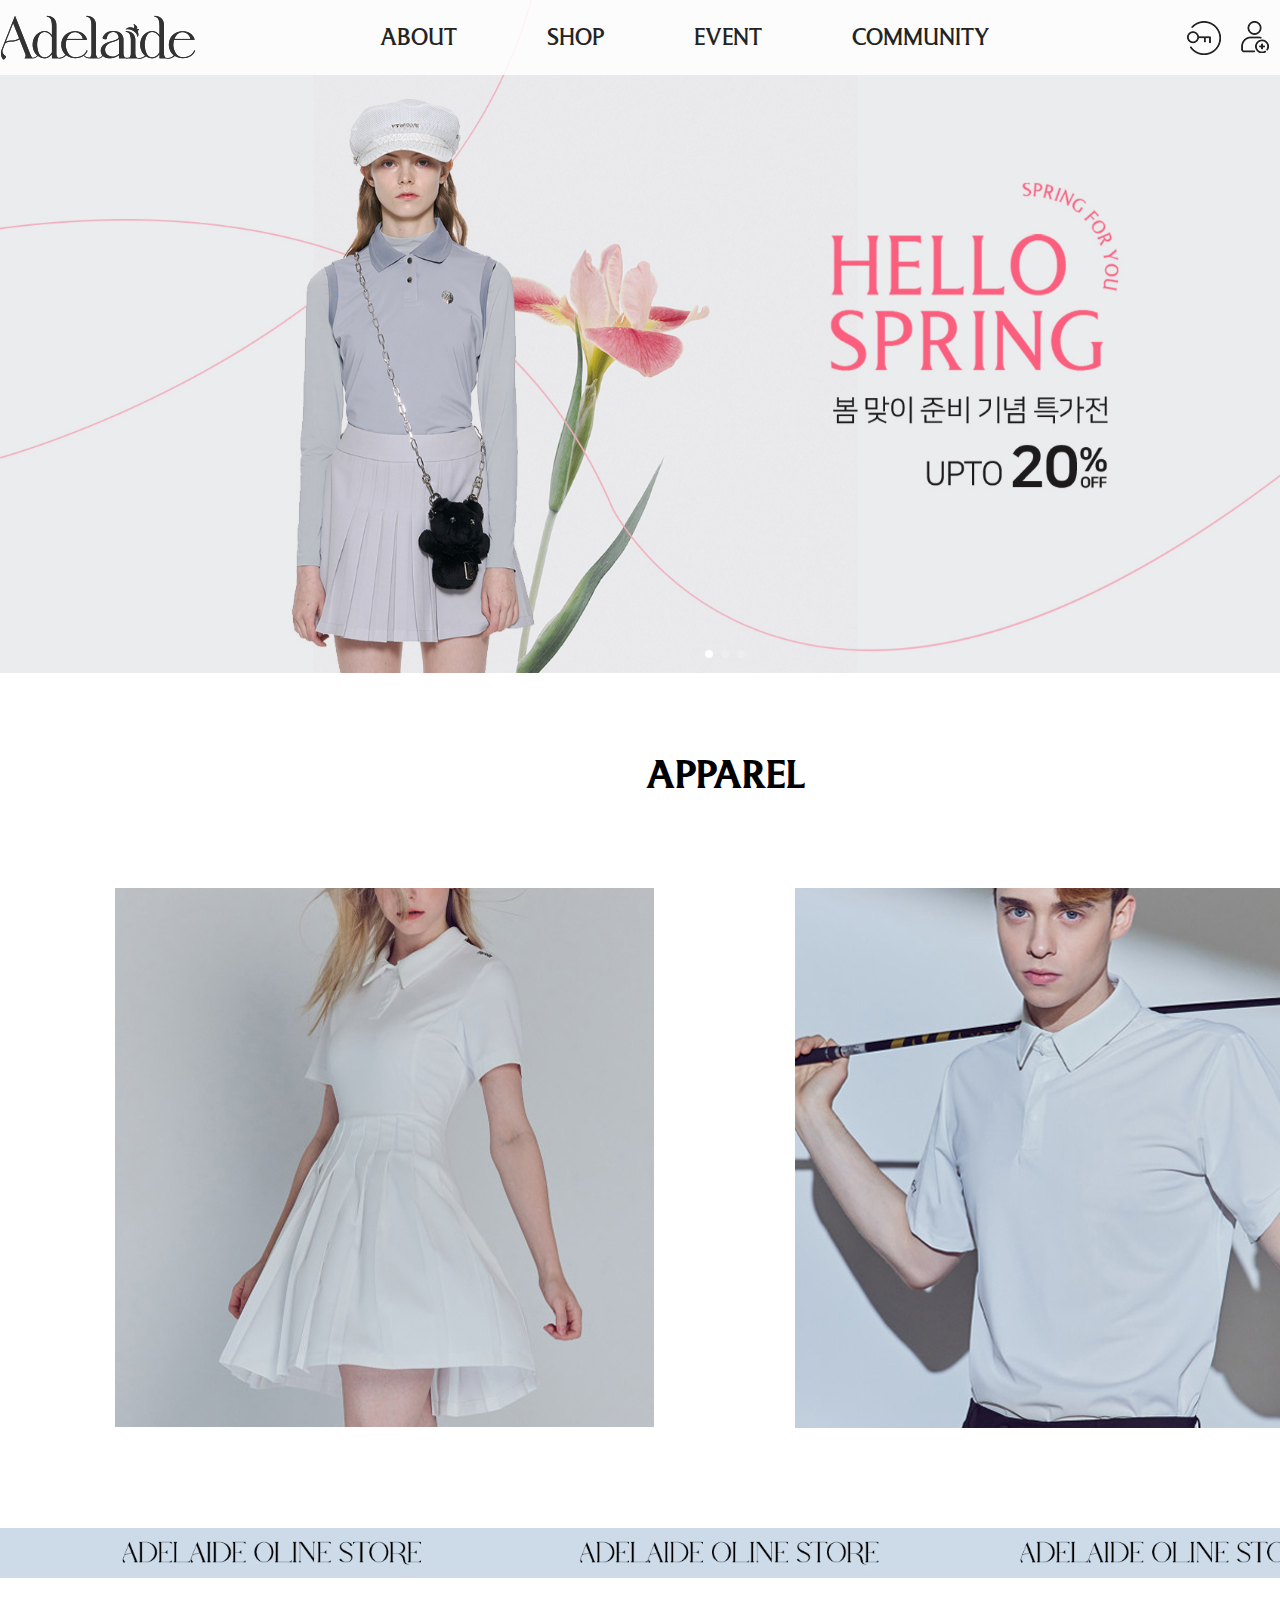
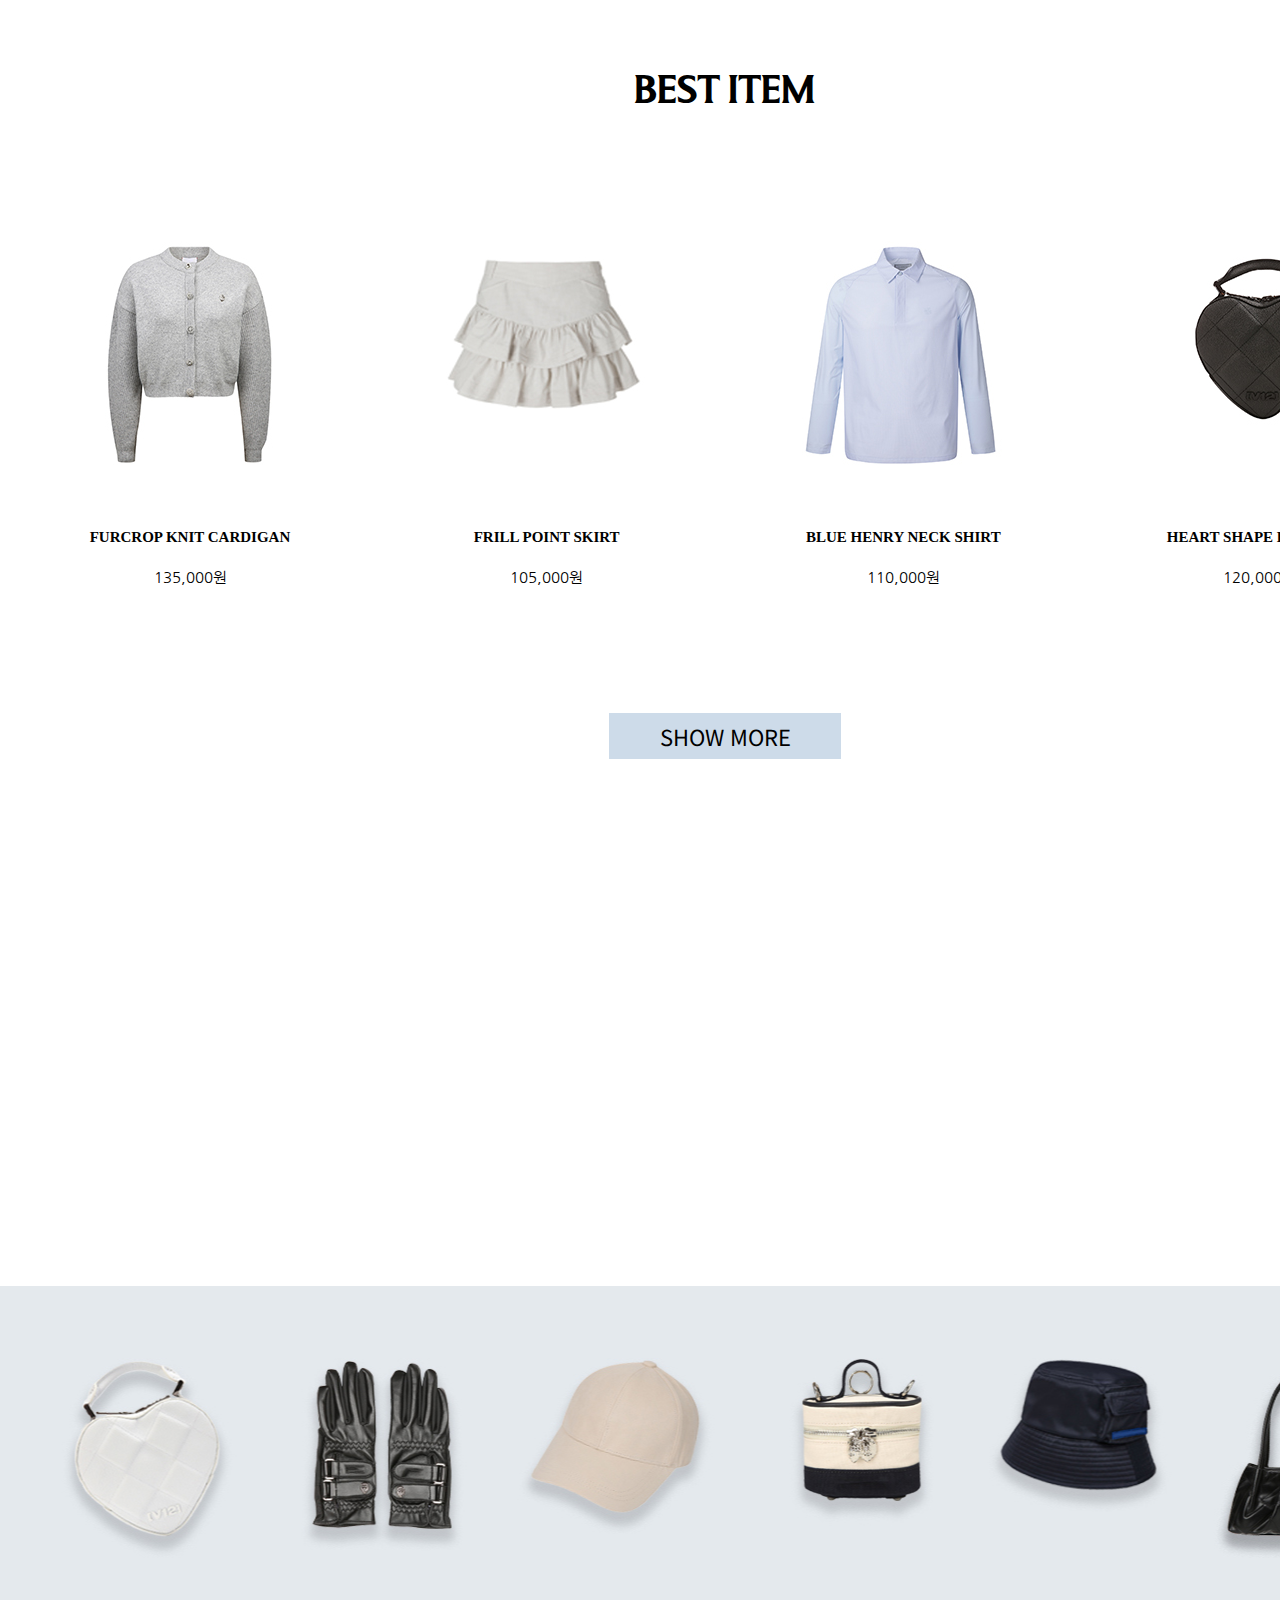
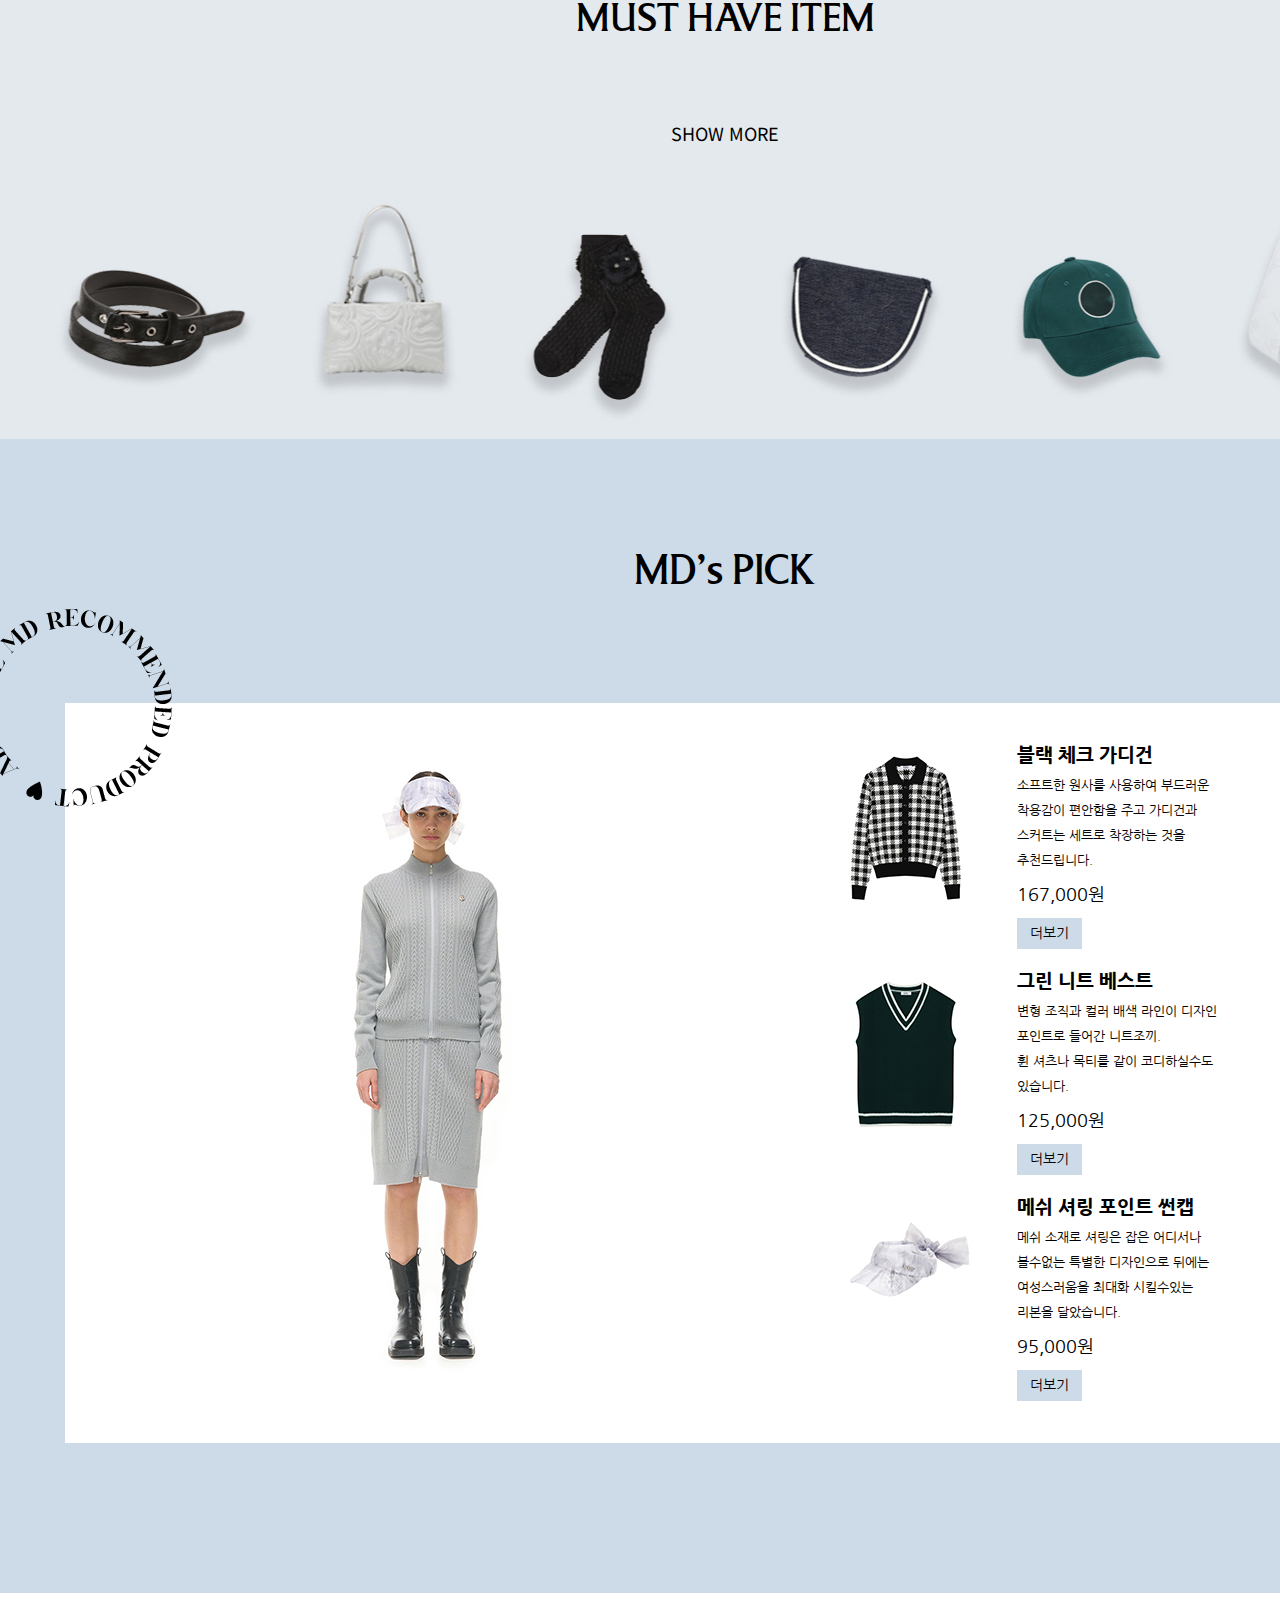
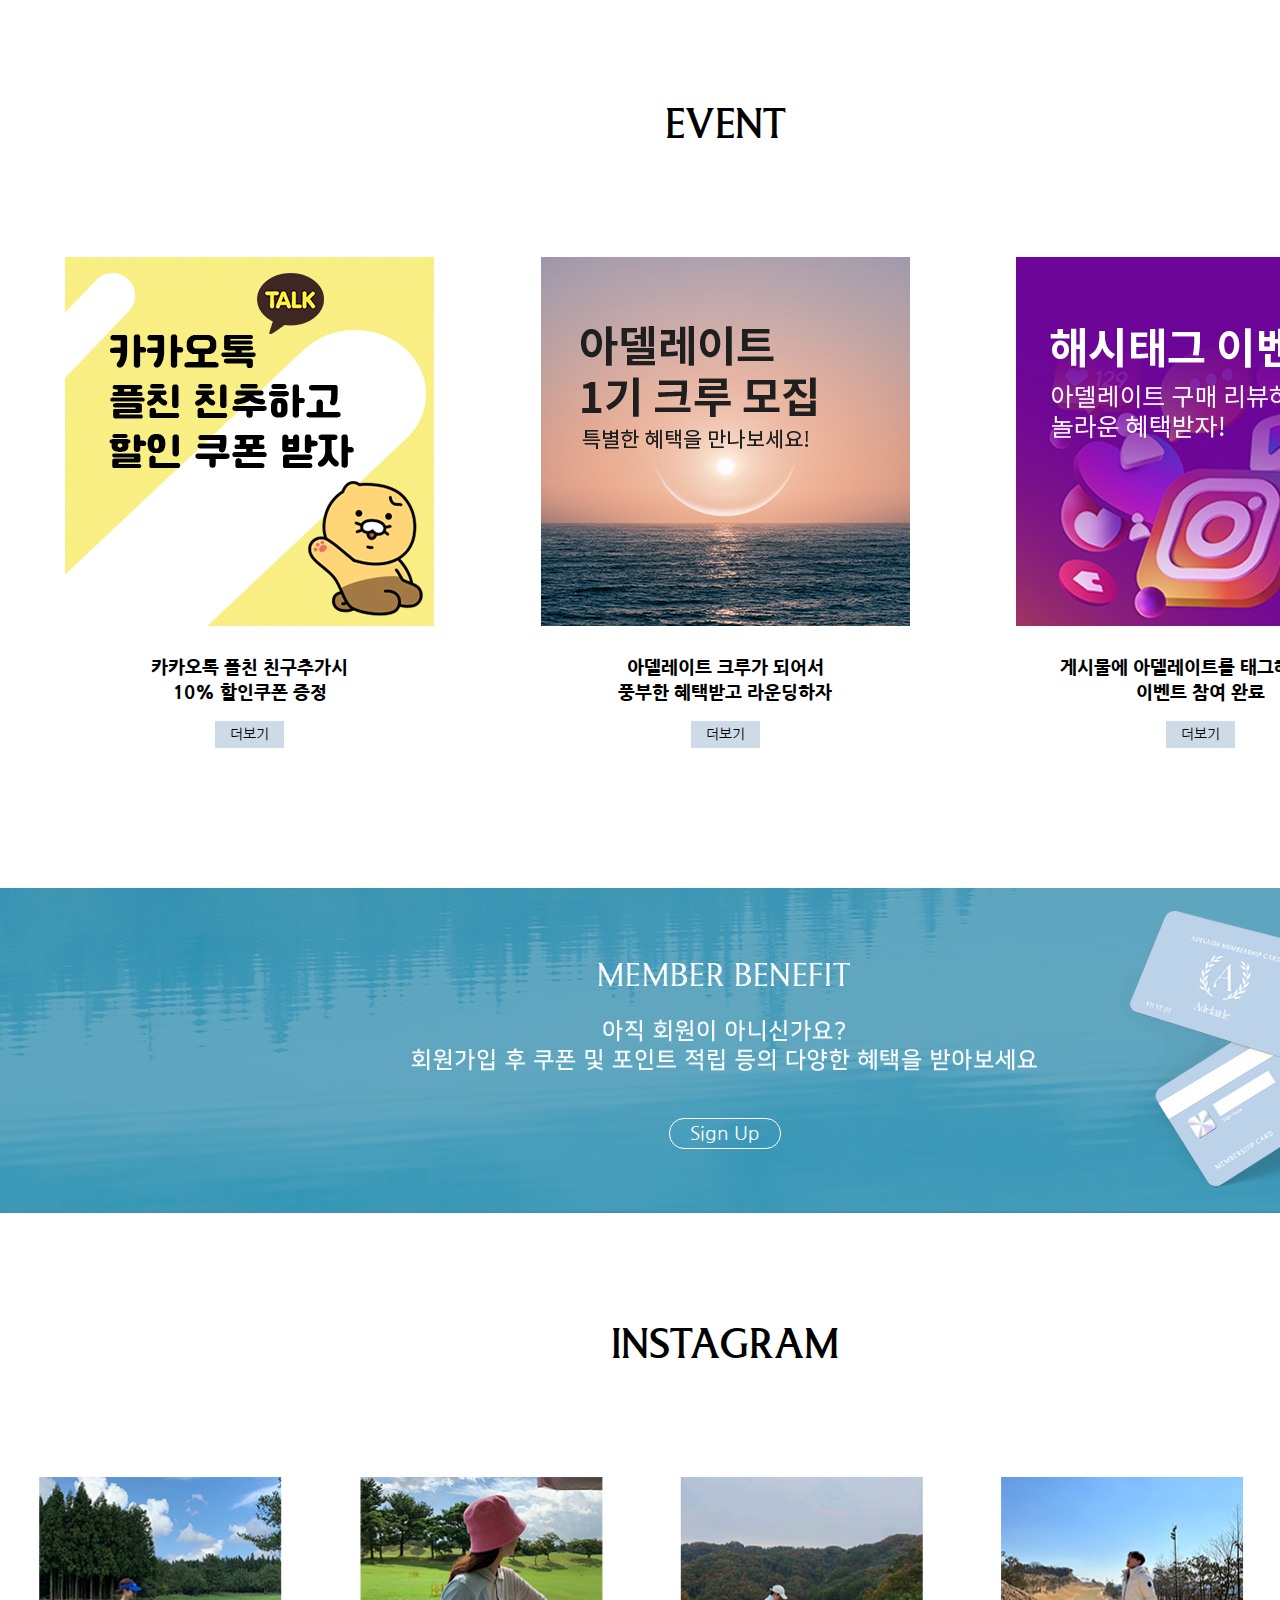
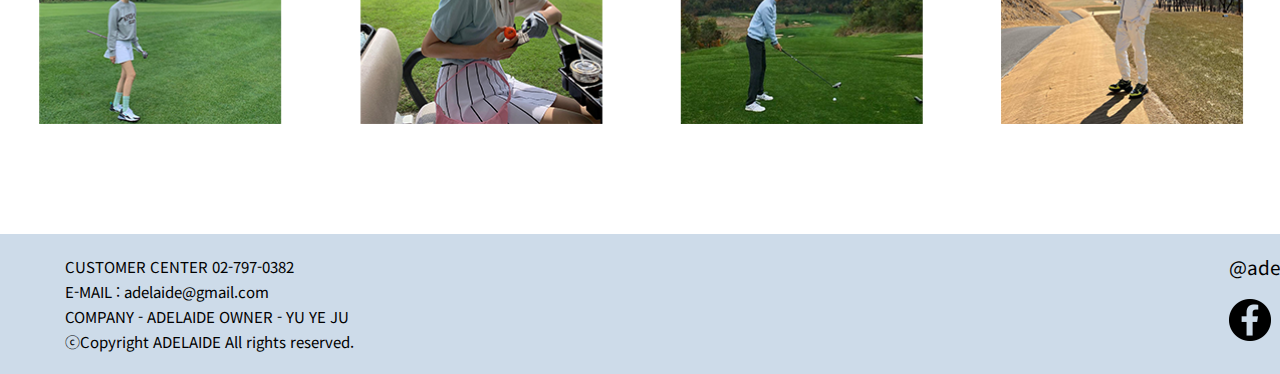
<file: index.html>
<!DOCTYPE html>
<html lang="ko">

<head>
  <meta charset="UTF-8">
  <meta http-equiv="X-UA-Compatible" content="IE=edge">
  <meta name="viewport" content="width=1450">
  <title>ADELAIDE</title>

  <link rel="shortcut icon" href="./images/favicon5.png" type="image/x-icon">

  <link rel="stylesheet" href="./css/main.css">

  <link rel="preconnect" href="https://fonts.googleapis.com">
  <link rel="preconnect" href="https://fonts.gstatic.com" crossorigin>
  <link href="https://fonts.googleapis.com/css2?family=Noto+Sans+KR:wght@100;300;400;500;700;900&display=swap"
    rel="stylesheet">

    <link rel="preconnect" href="https://fonts.googleapis.com">
    <link rel="preconnect" href="https://fonts.gstatic.com" crossorigin>
    <link href="https://fonts.googleapis.com/css2?family=Nanum+Gothic:wght@400;700;800&display=swap" rel="stylesheet">

  <!-- Link Swiper's CSS -->
  <link rel="stylesheet" href="https://cdn.jsdelivr.net/npm/swiper/swiper-bundle.min.css" />



</head>

<body>

  <div id="header">

    <div class="header_inner">

      <h1><a href="./index.html"><img src="./images/mainlogo.png" alt="메인로고"></a></h1>

      <ul class="h_text">
        <li><a href="./sub1.html">ABOUT</a></li>
        <li><a href="./sub2.html">SHOP</a></li>
        <li><a href="./sub3.html">EVENT</a></li>
        <li><a href="./sub4.html">COMMUNITY</a></li>
      </ul>

      <ul class="h_icon">
        <li><a href="#"><img src="./images/login.png" alt="로그인"></a></li>
        <li><a href="#"><img src="./images/join.png" alt="회원가입"></a></li>
        <li><a href="#"><img src="./images/shoppingcart.png" alt="장바구니"></a></li>
      </ul>

    </div> <!--header_inner-->

  </div> <!--header-->


  <div id="main">

    <!-- Swiper -->
    <div class="swiper mb">

      <div class="swiper-wrapper">
        <div class="swiper-slide"><img src="./images/mainbanner1.jpg" alt="메인배너1"></div>
        <div class="swiper-slide"><img src="./images/mainbanner2.jpg" alt="메인배너2"></div>
        <div class="swiper-slide"><img src="./images/mainbanner3.jpg" alt="메인배너3"></div>

      </div>

      <div class="swiper-pagination"></div>

    </div>

  </div> <!--main-->


  <div id="man">

    <h1>APPAREL</h1>

    <div class="man_inner">


      <h1 class="m_inner1">

        <a href="./sub2.html"><img src="./images/woman.jpg" alt="여자">

          <h1 class="opacity1"><a href="./sub2.html"><img src="./images/mainopacity.png" alt="오패시티"></a></h1>
        </a>

        <div class="m_box1">
          <p class="m_text"> <a href="#">woman</a></p>
          <p class="m_atag"><a href="#">SHOW MORE ></a></p>
        </div> <!--m_box-->

      </h1>


      <h1 class="m_inner2">
        <a href="./sub2.html"><img src="./images/man.jpg" alt="남자">

          <h1 class="opacity2"><a href="./sub2.html"><img src="./images/mainopacity.png" alt="오패시티"></a></h1>
        </a>

        <div class="m_box2">

          <p class="m_text"> <a href="#">man</a></p>
          <p class="m_atag"><a href="#">SHOW MORE ></a></p>

        </div> <!--m_box-->

      </h1>

    </div> <!--man_inner-->

  </div> <!--man-->


  <!--움직이는 글씨넣기-->
  <div class="box"></div>


  <!--best item-->
  <div id="best">

    <h1>BEST ITEM</h1>

    <div class="best_item">

      <ul>
        <li>
          <a href="./sub2.html">
            <img src="./images/m_bestitem1.jpg" alt="베스트1">
            <img src="./images/m_bestitemback1.jpg" alt="베뒷1" class="back1">
            <h4>FURCROP KNIT CARDIGAN</h4>
            <p>135,000원</p>
          </a>
        </li>

        <li>
          <a href="./sub2.html">
            <img src="./images/m_bestitem2.jpg" alt="베스트2" class="front2">
            <img src="./images/m_bestitemback2.jpg" alt="베뒷2" class="back1">
            <h4>FRILL POINT SKIRT</h4>
            <p>105,000원</p>
          </a>
        </li>

        <li>
          <a href="./sub2.html">
            <img src="./images/m_bestitem3.jpg" alt="베스트3" class="front3">
            <img src="./images/m_bestitemback3.jpg" alt="베뒷3" class="back1">
            <h4>BLUE HENRY NECK SHIRT </h4>
            <p>110,000원</p>
          </a>
        </li>

        <li>
          <a href="./sub2.html">
            <img src="./images/m_bestitem4.jpg" alt="베스트4" class="front4">
            <img src="./images/m_bestitemback4.jpg" alt="베뒷4" class="back1">
            <h4>HEART SHAPE BALL BAG </h4>
            <p>120,000원</p>
          </a>
        </li>

      </ul>
    </div> <!--best_item-->

    <div class="showmore">

      <p><a href="./sub2.html">SHOW MORE</a></p>

    </div> <!--showmore-->


  </div> <!--best-->


  <!--attach-->
  <div id="attach">
    <h1>ANOTHER ADELAIDE</h1>
  </div> <!--attach-->


  <!--must have item-->
  <div id="must">

    <div class="must_text">

    <p class="museum">MUST HAVE ITEM</p>

    <P class="noto"> <a href="./sub2.html"> SHOW MORE </a></P>

    </div> <!--must_text-->

  </div> <!--must-->


  <!--mdpick-->
  

  <div id="mdpick">
    
    <div class="mdpick_inner">

      <h4>MD’s PICK</h4>

      
      <div class="box1">
      <img src="./images/main_circle.png" alt="돌아가는 글씨" class="star1">
      </div>
      <div class="bigmd">

        <div class="swiper_out">

          <!-- Swiper -->
          <div class="swiper mb1">
            <div class="swiper-wrapper">
              <div class="swiper-slide"><img src="./images/mdpick_swiper1.jpg" alt="엠디스와이퍼1"></div>
              <div class="swiper-slide"><img src="./images/mdpick_swiper2.jpg" alt="엠디스와이퍼2"></div>
              <div class="swiper-slide"><img src="./images/mdpick_swiper3-2.jpg" alt="엠디스와이퍼3"></div>
            </div>

          </div>

        </div> <!--swiper_out-->

        <div class="md_inner">

          <ul>
            <li class="md"><img src="./images/mdpick1.jpg" alt="엠디1"></li>
            <li>
              <p class="bold">블랙 체크 가디건</p>
              <p class="nomal">소프트한 원사를 사용하여 부드러운 <br>
                착용감이 편안함을 주고 가디건과 <br>
                스커트는 세트로 착장하는 것을 <br>
                추천드립니다.</p>
              <p class="big">167,000원</p>
              <p class="more"><a href="./sub2.html">더보기</a></p>
            </li>
          </ul>

          <ul>
            <li class="md"><img src="./images/mdpick2.jpg" alt="엠디2"></li>
            <li>
              <p class="bold">그린 니트 베스트</p>
              <p class="nomal">변형 조직과 컬러 배색 라인이 디자인 <br>
                포인트로 들어간 니트조끼. <br>
                휜 셔츠나 목티를 같이 코디하실수도 <br>
                있습니다.</p>
              <p class="big">125,000원</p>
              <p class="more"><a href="./sub2.html">더보기</a></p>
            </li>
          </ul>

          <ul>
            <li class="md"><img src="./images/mdpick3.jpg" alt="엠디3"></li>
            <li>
              <p class="bold">메쉬 셔링 포인트 썬캡</p>
              <p class="nomal">메쉬 소재로 셔링은 잡은 어디서나 <br>
                볼수없는 특별한 디자인으로 뒤에는 <br>
                여성스러움을 최대화 시킬수있는 <br>
                리본을 달았습니다.</p>
              <p class="big">95,000원</p>
              <p class="more"><a href="./sub2.html">더보기</a></p>
            </li>
          </ul>

        </div> <!--md_inner-->

      </div> <!--bigmd-->

    </div> <!--mdpick_inner-->

  </div> <!--mdpick-->


  <div id="event">

    <h4>EVENT</h4>

    <div class="event_inner">

      <div class="event1">
        <img src="./images/event1.jpg" alt="이벤트1">
        <p class="normal1">카카오톡 플친 친구추가시 <br>
          10% 할인쿠폰 증정</p>
        <p class="more_event"><a href="./sub3.html">더보기</a></p>
      </div>

      <div class="event1">
        <img src="./images/event2.jpg" alt="이벤트2">
        <p class="normal1">아델레이트 크루가 되어서 <br>
          풍부한 혜택받고 라운딩하자</p>
        <p class="more_event"><a href="./sub3.html">더보기</a></p>
      </div>

      <div class="event1">
        <img src="./images/event3.jpg" alt="이벤트3">
        <p class="normal1">게시물에 아델레이트를 태그해주시면 <br>
          이벤트 참여 완료</p>
        <p class="more_event"><a href="./sub3.html">더보기</a></p>
      </div>

    </div> <!--event_inner-->

  </div> <!--event-->


  <div id="membership">

    <div class="membership_inner">

      <p><a href="#">Sign Up</a></p>
    </div>
  </div> <!--membership-->


  <div id="insta">

    <h4>INSTAGRAM</h4>

    <div class="instagram"></div>

  </div> <!--insta-->


  <div id="footer">

    <div class="footer_inner">

      <div class="f_text">

        <p>
          <a href="#">
            CUSTOMER CENTER 02-797-0382 <br>
            E-MAIL : adelaide@gmail.com <br>
            COMPANY - ADELAIDE OWNER - YU YE JU <br>
            ⓒCopyright ADELAIDE All rights reserved. <br>
          </a>
        </p>

      </div> <!--f_text-->

      <div class="sns">

        <p>@adelaide</p>

        <p><a href="#"><img src="./images/sns.png" alt="sns"></a></p>

      </div> <!--sns-->



    </div> <!--footer_inner-->

  </div> <!--footer-->


  <!--fix-->
  <div id="fix">
    <a href="#main"><img src="./images/fixed_tree.png" alt="top"></a>
  </div>



  <!-- Swiper JS -->
  <script src="https://cdn.jsdelivr.net/npm/swiper/swiper-bundle.min.js"></script>

  <!-- Initialize Swiper -->
  <script>
    var swiper = new Swiper(".mb", {
      spaceBetween: 30,
      centeredSlides: true,
      autoplay: {
        delay: 2000,
        disableOnInteraction: false,
      },
      pagination: {
        el: ".swiper-pagination",
        clickable: true,
      },
      navigation: {
        nextEl: ".swiper-button-next",
        prevEl: ".swiper-button-prev",
      },
    });
  </script>

  <!-- Swiper JS -->
  <script src="https://cdn.jsdelivr.net/npm/swiper/swiper-bundle.min.js"></script>

  <!-- Initialize Swiper -->
  <script>
    var swiper = new Swiper(".mb1", {
      spaceBetween: 30,
      centeredSlides: true,
      autoplay: {
        delay: 2000,
        disableOnInteraction: false,
      },
      pagination: {
        el: ".swiper-pagination",
        clickable: true,
      },
      navigation: {
        nextEl: ".swiper-button-next",
        prevEl: ".swiper-button-prev",
      },
    });
  </script>

</body>

</html>
</file>
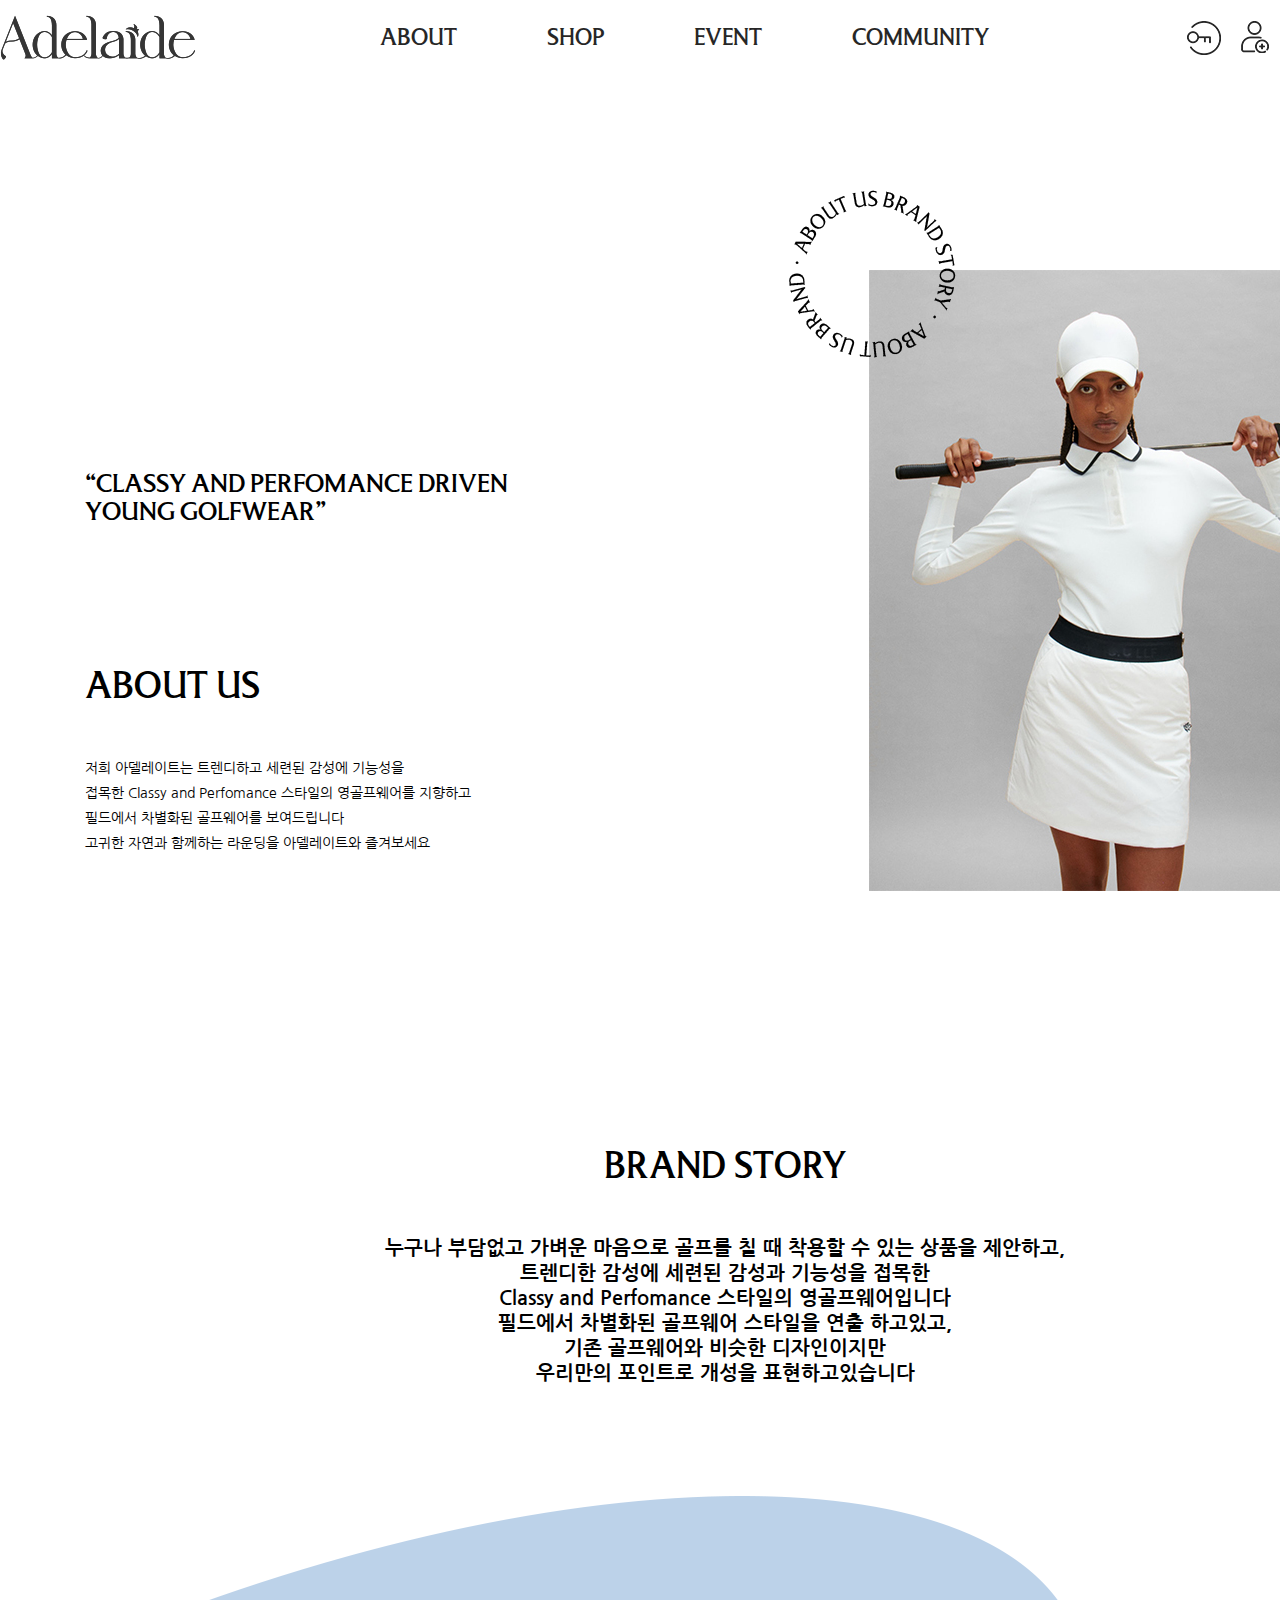
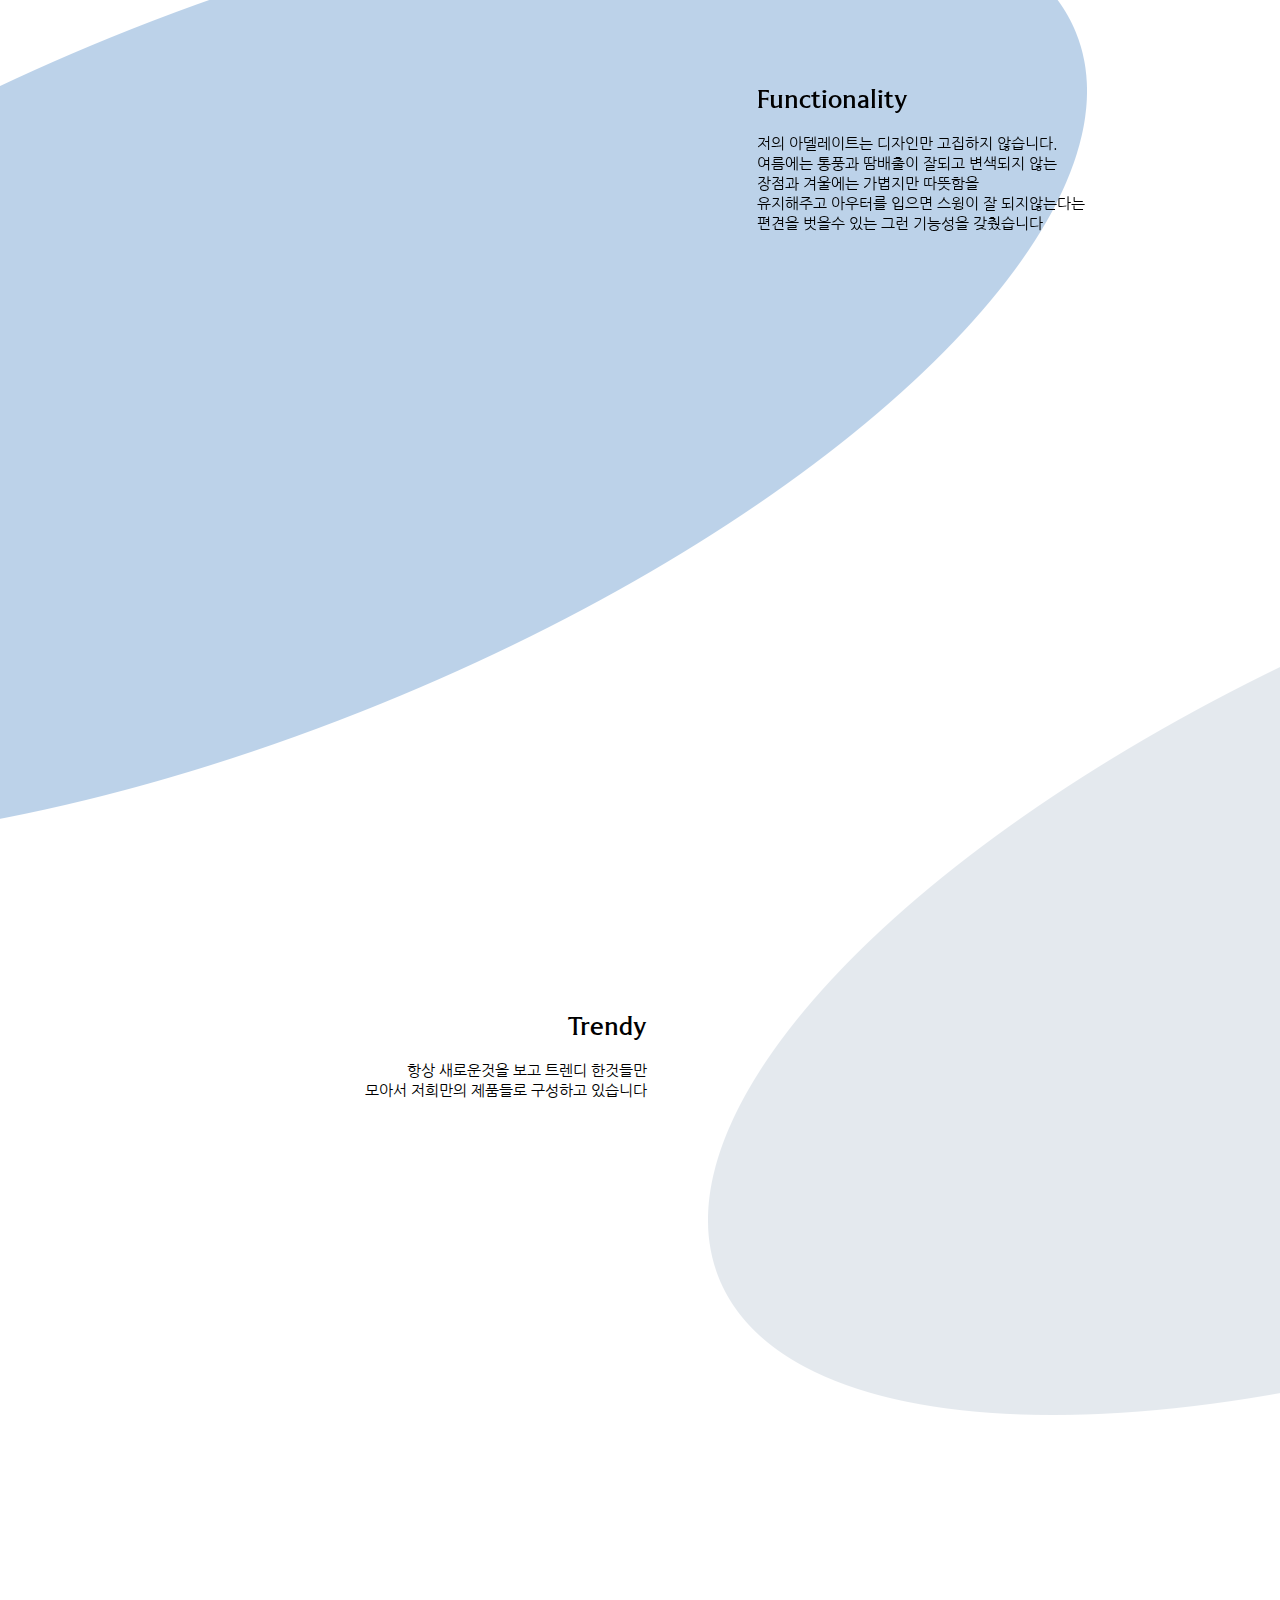
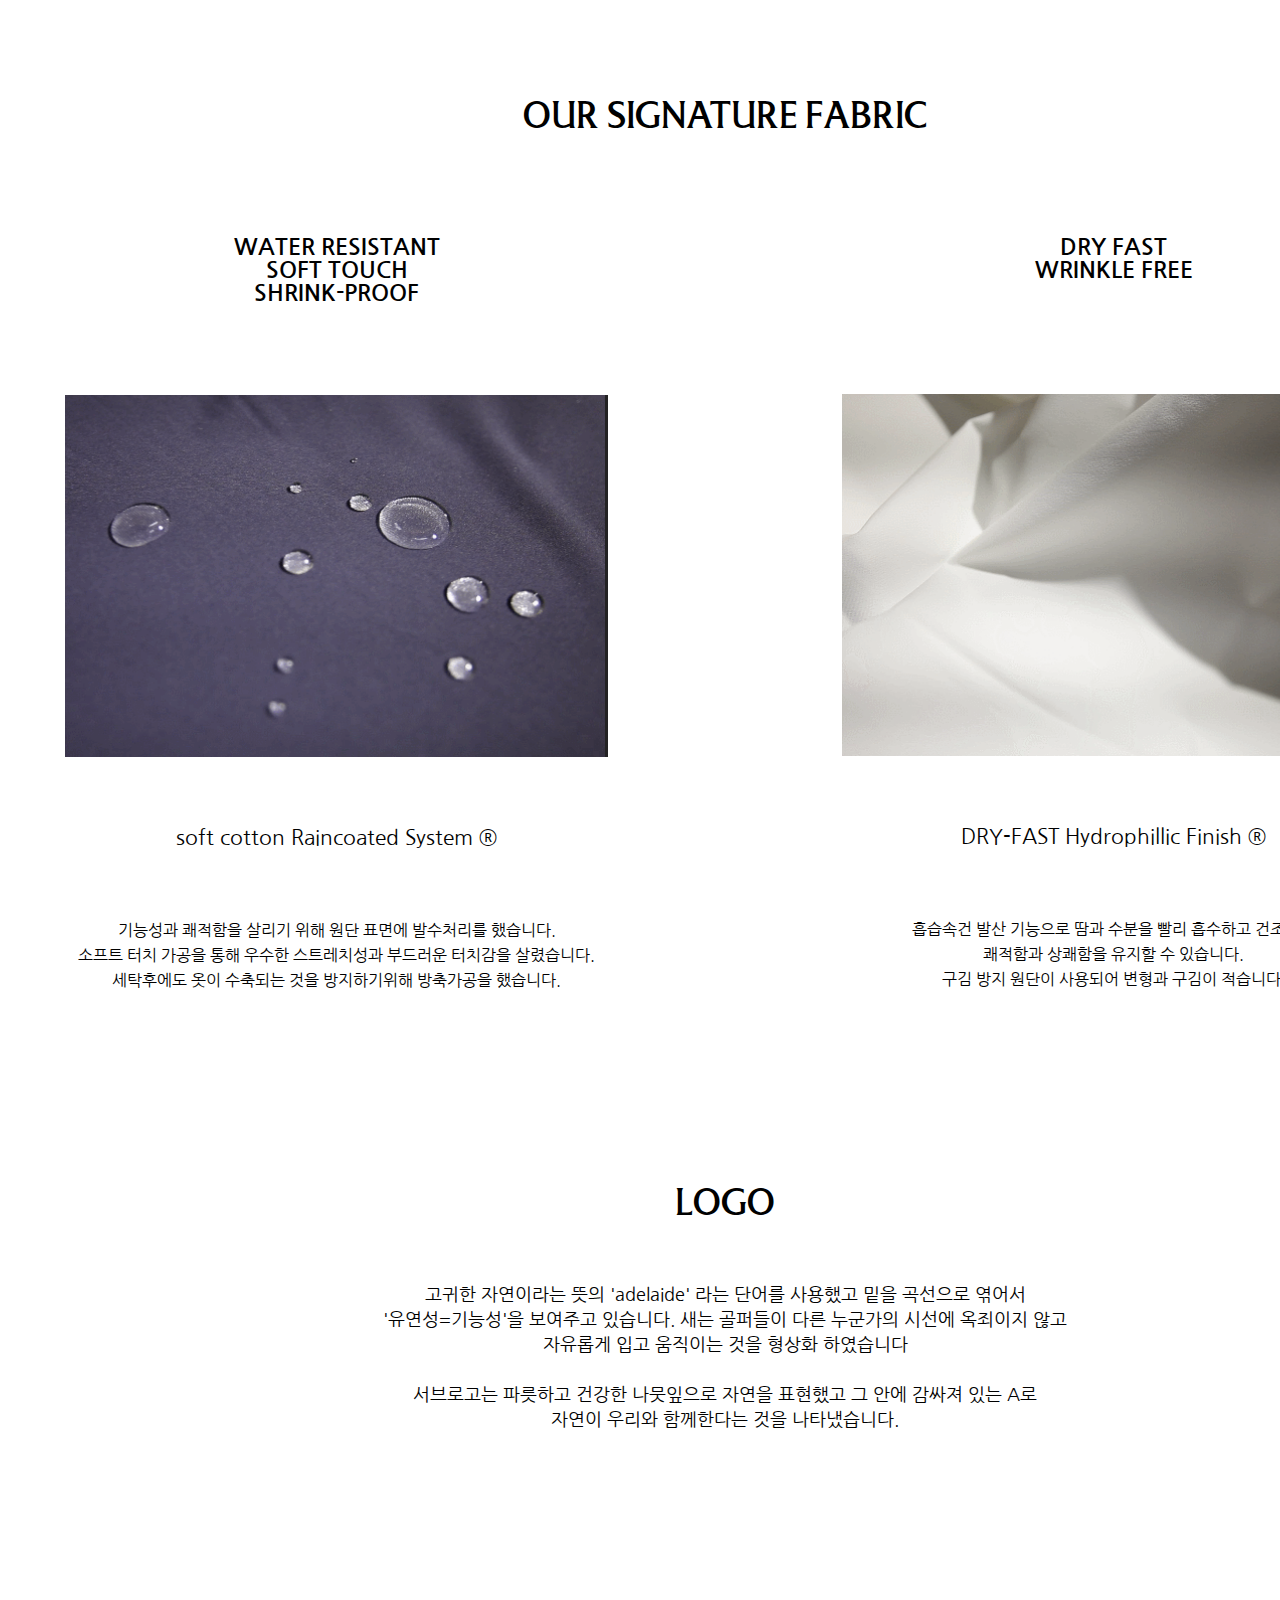
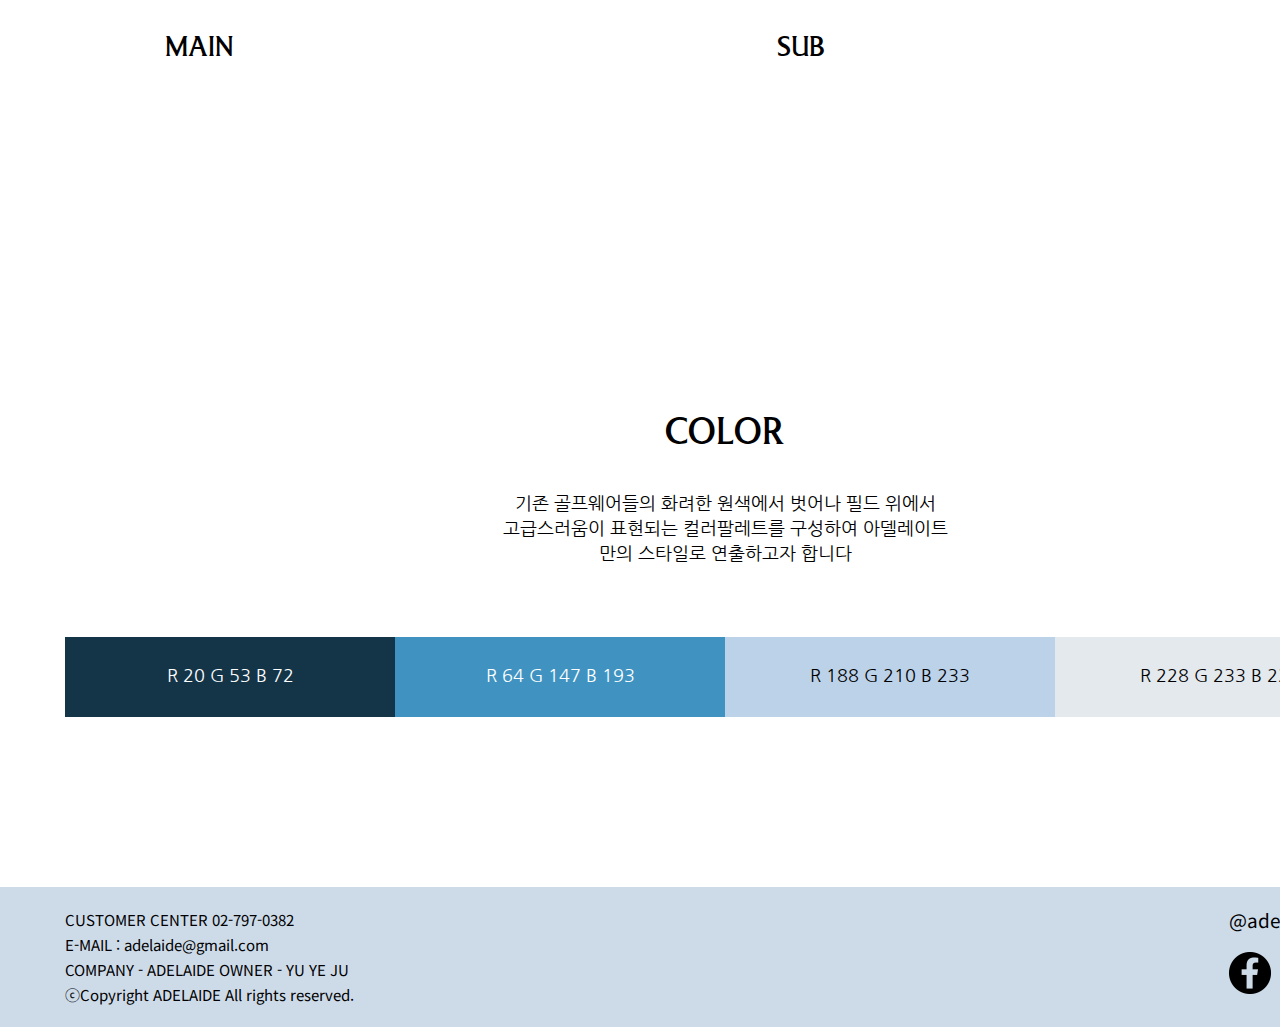
<file: sub1.html>
<!DOCTYPE html>
<html lang="ko">

<head>
    <meta charset="UTF-8">
    <meta http-equiv="X-UA-Compatible" content="IE=edge">
    <meta name="viewport" content="width=1450">
    <title>ADELAIDE</title>

    <link href="https://unpkg.com/aos@2.3.1/dist/aos.css" rel="stylesheet">
    <script src="https://unpkg.com/aos@2.3.1/dist/aos.js"></script>

    <link rel="shortcut icon" href="./images/favicon5.png" type="image/x-icon">

    <link rel="stylesheet" href="./css/sub1.css">

    <link rel="preconnect" href="https://fonts.googleapis.com">
    <link rel="preconnect" href="https://fonts.gstatic.com" crossorigin>
    <link href="https://fonts.googleapis.com/css2?family=Noto+Sans+KR:wght@100;300;400;500;700;900&display=swap"
      rel="stylesheet">
  
      <link rel="preconnect" href="https://fonts.googleapis.com">
      <link rel="preconnect" href="https://fonts.gstatic.com" crossorigin>
      <link href="https://fonts.googleapis.com/css2?family=Nanum+Gothic:wght@400;700;800&display=swap" rel="stylesheet">

      <link href="https://hangeul.pstatic.net/hangeul_static/css/nanum-square.css" rel="stylesheet">

    <link href="https://unpkg.com/aos@2.3.1/dist/aos.css" rel="stylesheet">

</head>

<body>

    <div id="header">

        <div class="header_inner">

            <h1><a href="./index.html"><img src="./images/mainlogo.png" alt="메인로고"></a></h1>

            <ul class="h_text">
                <li><a href="./sub1.html">ABOUT</a></li>
                <li><a href="./sub2.html">SHOP</a></li>
                <li><a href="./sub3.html">EVENT</a></li>
                <li><a href="./sub4.html">COMMUNITY</a></li>
            </ul>

            <ul class="h_icon">
                <li><a href="#"><img src="./images/login.png" alt="로그인"></a></li>
                <li><a href="#"><img src="./images/join.png" alt="회원가입"></a></li>
                <li><a href="#"><img src="./images/shoppingcart.png" alt="장바구니"></a></li>
            </ul>

        </div> <!--header_inner-->

    </div> <!--header-->


    <!--aboutus-->
    <div id="aboutus">

        <div class="aboutus_inner">

            <div class="aboutus_text">
                        

                <h3>“CLASSY AND PERFOMANCE DRIVEN <br>
                    YOUNG GOLFWEAR”</h3>

                <h1>ABOUT US</h1>

                <p>
                    저희 아델레이트는 트렌디하고 세련된 감성에 기능성을 <br>
                    접목한 Classy and Perfomance 스타일의 영골프웨어를 지향하고 <br>
                    필드에서 차별화된 골프웨어를 보여드립니다 <br>
                    고귀한 자연과 함께하는 라운딩을 아델레이트와 즐겨보세요
                </p>

            </div> <!--aboutus_text-->

            

            <div class="aboutus_img">

                <h1><img src="./images/about_main.jpg" alt="메인사진"
                    data-aos="fade-left" data-aos-easing="ease-out-back"></h1>

                <div class="box1" data-aos="fade-left" data-aos-easing="ease-out-back">
                <img src="./images/about_circle.png" alt="돌아가는 글씨" class="star1">
                </div>

            </div> <!--aboutus_img-->


        </div> <!--aboutus_inner-->

    </div> <!--aboutus-->


    <!--adelaide about us 움직이는 띠 넣기-->


    <!--brand story-->
    <div id="brandstory">

        <div class="story_inner">

            <h1>BRAND STORY</h1>

            <p>
                누구나 부담없고 가벼운 마음으로 골프를 칠 때 착용할 수 있는 상품을 제안하고, <br>
                트렌디한 감성에 세련된 감성과 기능성을 접목한 <br>
                Classy and Perfomance 스타일의 영골프웨어입니다 <br>
                필드에서 차별화된 골프웨어 스타일을 연출 하고있고, <br>
                기존 골프웨어와 비슷한 디자인이지만 <br>
                우리만의 포인트로 개성을 표현하고있습니다
            </p>

            <div class="function">

                <div data-aos="fade-right" data-aos-duration="500" data-aos-easing="ease-out-back">
                    <h2><img src="./images/about_left.png" alt="기능성 사진"></h2>
                </div>

                <div class="story_text1">

                    <h3>Functionality</h3>

                    <p>
                        저의 아델레이트는 디자인만 고집하지 않습니다. <br>
                        여름에는 통풍과 땀배출이 잘되고 변색되지 않는 <br>
                        장점과 겨울에는 가볍지만 따뜻함을 <br>
                        유지해주고 아우터를 입으면 스윙이 잘 되지않는다는 <br>
                        편견을 벗을수 있는 그런 기능성을 갖췄습니다
                    </p>
                </div> <!--story_text-->

            </div> <!--function-->

            <div class="trendy">

                <div data-aos="fade-left" data-aos-duration="500" data-aos-easing="ease-out-back" data-aos-delay="300">
                    <h2><img src="./images/about_right.png" alt="트렌디 사진"></h2>
                </div>

                <div class="story_text2">

                    <h3>Trendy</h3>

                    <p>
                        항상 새로운것을 보고 트렌디 한것들만 <br>
                        모아서 저희만의 제품들로 구성하고 있습니다
                    </p>

                </div> <!--story_text2-->

            </div> <!--trendy-->

        </div> <!--story_inner-->

    </div> <!--brandstory-->

    <div id="fabric">

        <h1>OUR SIGNATURE FABRIC</h1>

        <div class="fabric_intro">

            <div class="water">

                <h3>WATER RESISTANT <br>
                    SOFT TOUCH <br>
                    SHRINK-PROOF</h3>

                <p><img src="./images/brand_fabric1.gif" alt="패브릭1"></p>

                <h4>soft cotton Raincoated System ®</h4>

                <p>기능성과 쾌적함을 살리기 위해 원단 표면에 발수처리를 했습니다. <br>
                    소프트 터치 가공을 통해 우수한 스트레치성과 부드러운 터치감을 살렸습니다. <br>
                    세탁후에도 옷이 수축되는 것을 방지하기위해 방축가공을 했습니다.</p>

            </div> <!--water-->

            <div class="dry">

                <h3>DRY FAST <br>
                    WRINKLE FREE</h3>

                <p><img src="./images/brand_fabric2.gif" alt="패브릭1"></p>

                <h4>DRY-FAST Hydrophillic Finish ®</h4>

                <p>흡습속건 발산 기능으로 땀과 수분을 빨리 흡수하고 건조시켜 <br>
                    쾌적함과 상쾌함을 유지할 수 있습니다. <br>
                    구김 방지 원단이 사용되어 변형과 구김이 적습니다.</p>

            </div> <!--dry-->

        </div> <!--fabric_intro-->

    </div> <!--fabric-->


    <!--logo-->
    <div id="logo">

        <div class="logo_inner">

            <h1>LOGO</h1>

            <p>고귀한 자연이라는 뜻의 'adelaide' 라는 단어를 사용했고 밑을 곡선으로 엮어서 <br>
                '유연성=기능성'을 보여주고 있습니다. 새는 골퍼들이 다른 누군가의 시선에 옥죄이지 않고 <br>
                자유롭게 입고 움직이는 것을 형상화 하였습니다 <br>
                <br>
                서브로고는 파릇하고 건강한 나뭇잎으로 자연을 표현했고 그 안에 감싸져 있는 A로 <br>
                자연이 우리와 함께한다는 것을 나타냈습니다.
            </p>

            <div class="logo_intro">

            <div class="main">

                <p>MAIN</p>

                <img src="./images/about_mainlogo.png" alt="메인로고" data-aos="flip-up"
                data-aos-easing="ease-out-back" data-aos-duration="1000">

            </div> <!--main-->

            <div class="sub">

                <p>SUB</p>

                <img src="./images/about_sublogo.png" alt="서브로고" data-aos="flip-up"
                data-aos-easing="ease-out-back" data-aos-duration="1000">

            </div> <!--sub-->
        
        </div> <!--logo_intro-->

        </div> <!--logo_inner-->

    </div> <!--logo-->


    <!--color-->
    <div id="color">

        <div class="color_inner">

            <h1>COLOR</h1>

            <p>
                기존 골프웨어들의 화려한 원색에서 벗어나 필드 위에서 <br>
                고급스러움이 표현되는 컬러팔레트를 구성하여 아델레이트 <br>
                만의 스타일로 연출하고자 합니다 
            </p>

            <div class="color_bar">

                <div class="blue_bar1">
                    <p>R 20  G 53  B 72</p>
                </div> <!--blue_bar1-->

                <div class="blue_bar2">
                    <p>R 64  G 147  B 193</p>
                </div> <!--blue_bar2-->   
                    
                <div class="blue_bar3">
                    <p>R 188  G 210  B 233</p>
                </div> <!--blue_bar3-->   

                <div class="blue_bar4">
                    <p>R 228  G 233  B 238</p>
                </div> <!--blue_bar4-->

            </div> <!--color_bar-->

        </div> <!--color_inner-->

    </div> <!--color-->


    <!--footer-->
    <div id="footer">

        <div class="footer_inner">
    
          <div class="f_text">
    
            <p>
              <a href="#">
              CUSTOMER CENTER 02-797-0382 <br>
              E-MAIL : adelaide@gmail.com <br>
              COMPANY - ADELAIDE OWNER - YU YE JU <br>
              ⓒCopyright ADELAIDE All rights reserved. <br>
            </a>
            </p>
    
          </div> <!--f_text-->
    
          <div class="sns">
    
            <p>@adelaide</p>
    
            <p><a href="#"><img src="./images/sns.png" alt="sns"></a></p>
    
          </div> <!--sns-->
    
    
    
        </div> <!--footer_inner-->
    
      </div> <!--footer-->


      <!--fix-->
  <div id="fix">
    <a href="#aboutus"><img src="./images/fixed_tree.png" alt="top"></a>
  </div>


    <script src="https://unpkg.com/aos@2.3.1/dist/aos.js"></script>

    <script>
        AOS.init();
    </script>


</body>

</html>
</file>
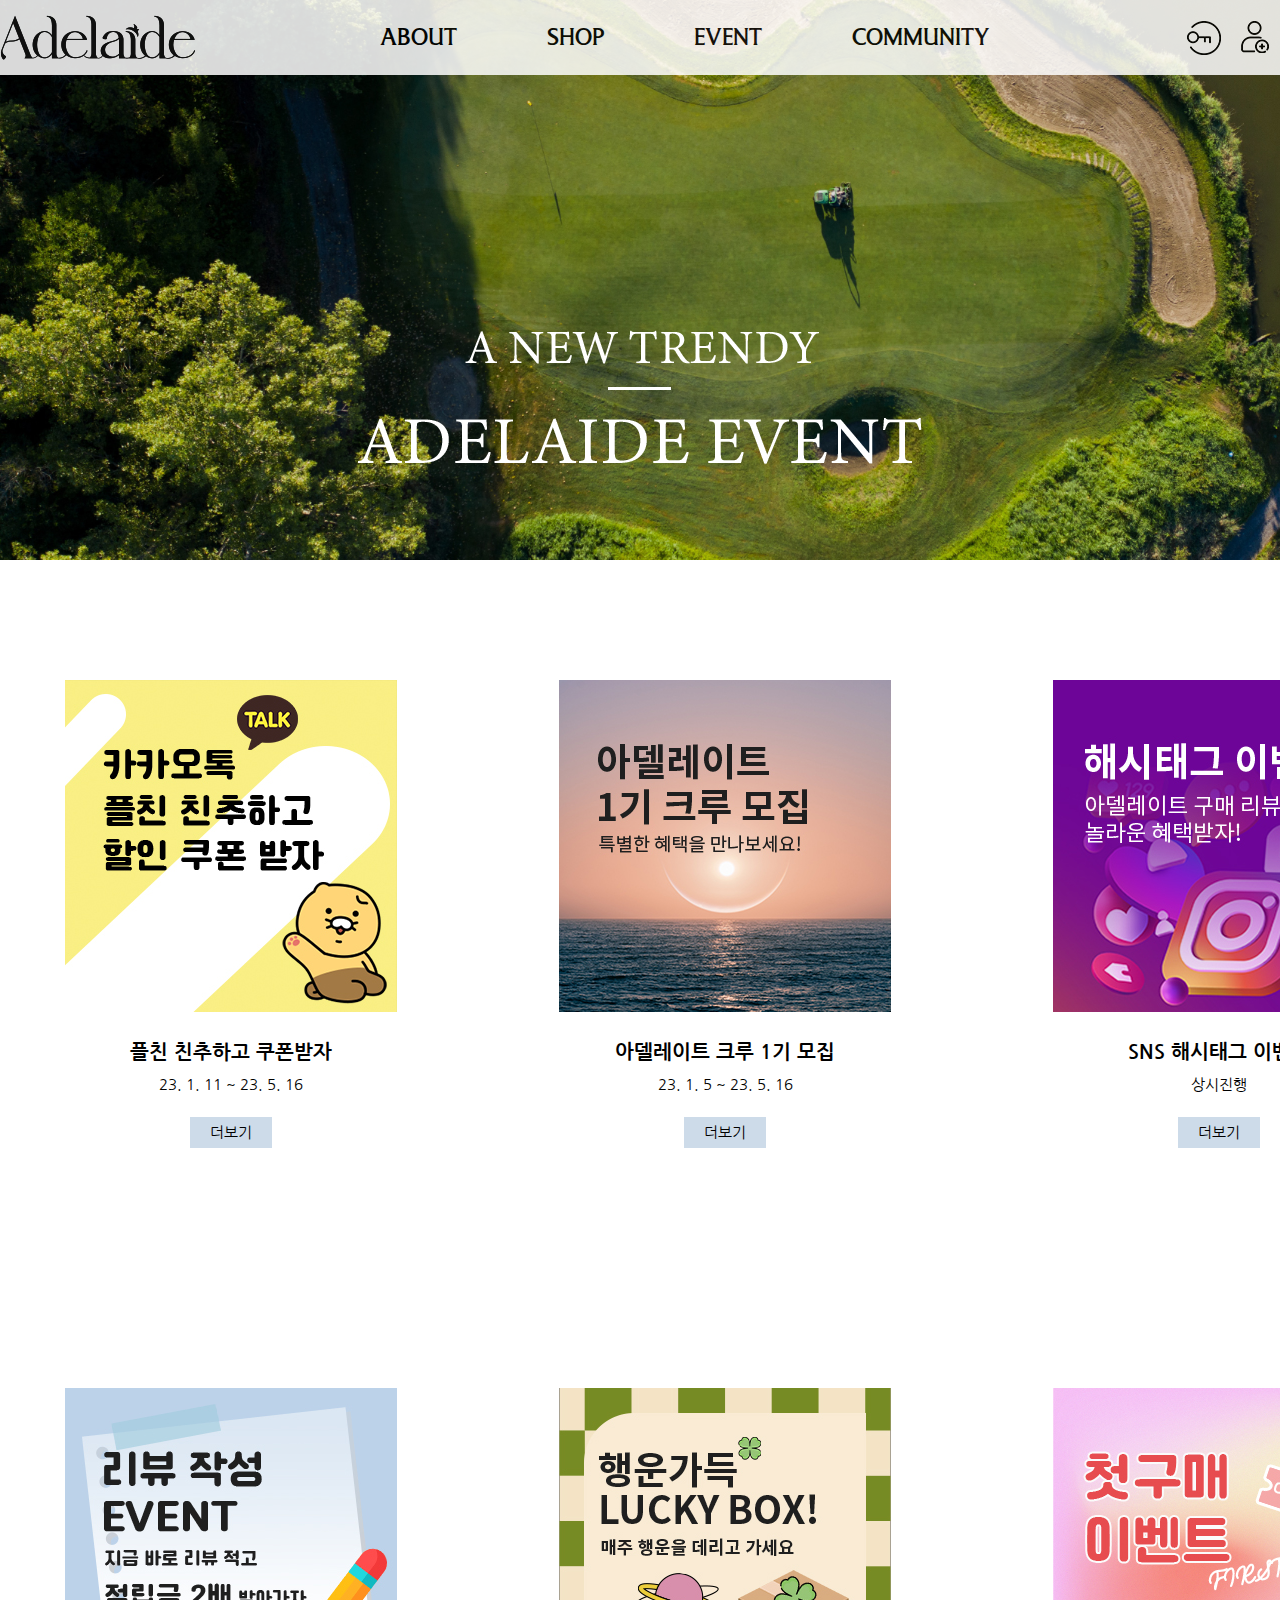
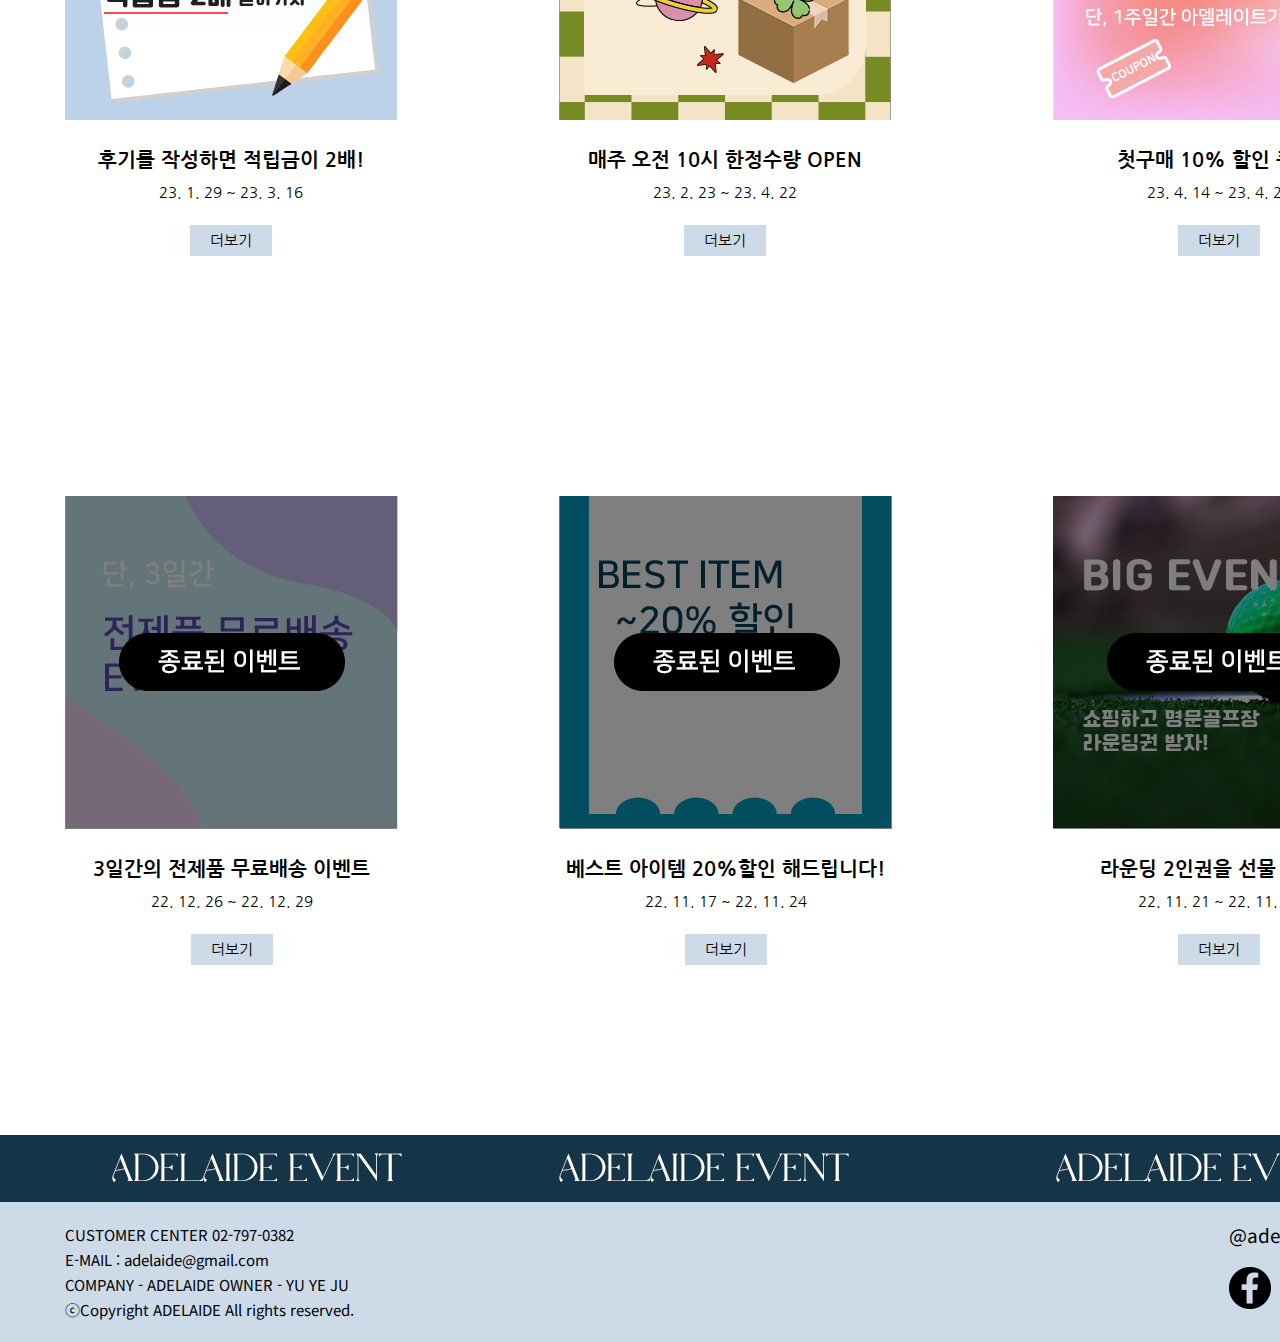
<file: sub3.html>
<!DOCTYPE html>
<html lang="ko">

<head>
    <meta charset="UTF-8">
    <meta http-equiv="X-UA-Compatible" content="IE=edge">
    <meta name="viewport" content="width=1450">
    <title>ADELAIDE</title>

    <link href="https://unpkg.com/aos@2.3.1/dist/aos.css" rel="stylesheet">
  <script src="https://unpkg.com/aos@2.3.1/dist/aos.js"></script>

    <link rel="shortcut icon" href="./images/favicon5.png" type="image/x-icon">

    <link rel="preconnect" href="https://fonts.googleapis.com">
    <link rel="preconnect" href="https://fonts.gstatic.com" crossorigin>
    <link href="https://fonts.googleapis.com/css2?family=Noto+Sans+KR:wght@100;300;400;500;700;900&display=swap"
      rel="stylesheet">
  
      <link rel="preconnect" href="https://fonts.googleapis.com">
      <link rel="preconnect" href="https://fonts.gstatic.com" crossorigin>
      <link href="https://fonts.googleapis.com/css2?family=Nanum+Gothic:wght@400;700;800&display=swap" rel="stylesheet">

    <link rel="stylesheet" href="./css/sub3.css">

</head>

<body>

    <div id="header">

        <div class="header_inner">

            <h1><a href="./index.html"><img src="./images/mainlogo.png" alt="메인로고"></a></h1>

            <ul class="h_text">
                <li><a href="./sub1.html">ABOUT</a></li>
                <li><a href="./sub2.html">SHOP</a></li>
                <li><a href="./sub3.html">EVENT</a></li>
                <li><a href="./sub4.html">COMMUNITY</a></li>
            </ul>

            <ul class="h_icon">
                <li><a href="#"><img src="./images/login.png" alt="로그인"></a></li>
                <li><a href="#"><img src="./images/join.png" alt="회원가입"></a></li>
                <li><a href="#"><img src="./images/shoppingcart.png" alt="장바구니"></a></li>
            </ul>

        </div> <!--header_inner-->

    </div> <!--header-->


    <!--main_banner-->
    <div id="main_banner">

        <h1><img src="./images/event_banner2.jpg" alt="이벤트배너"></h1>

        <div class="banner_text">
            <h1><img src="./images/event_banner3.png" alt="이벤트배너글"
                data-aos="slide-up" data-aos-easing="ease-out-back" ></h1>
        </div>

    </div> <!--main_banner-->


    <!--event1열-->
    <div id="event1">

        <div class="event1_inner">

        <div class="box1">
        <img src="./images/event_circle.png" alt="돌아가는 글씨" class="star1">
        </div>

            <ul>
                <li>
                    <h1><a href="#"><img src="./images/event_event1.jpg" alt="이벤트1"></a></h1>
                    <h4>플친 친추하고 쿠폰받자</h4>
                    <p class="date">23. 1. 11 ~ 23. 5. 16</p>
                    <p class="more"><a href="#">더보기</a></p>
                </li>

                <li>
                    <h1><a href="#"><img src="./images/event_event2.jpg" alt="이벤트2"></a></h1>
                    <h4>아델레이트 크루 1기 모집</h4>
                    <p class="date">23. 1. 5 ~ 23. 5. 16</p>
                    <p class="more"><a href="#">더보기</a></p>
                </li>

                <li>
                    <h1><a href="#"><img src="./images/event_event3.jpg" alt="이벤트3"></a></h1>
                    <h4>SNS 해시태그 이벤트</h4>
                    <p class="date">상시진행</p>
                    <p class="more"><a href="#">더보기</a></p>
                </li>
            </ul>

        </div> <!--event1_inner-->

    </div> <!--event1-->

  


    <!--event2열-->
    <div id="event1">

        <div class="event1_inner">

            <ul>
                <li>
                    <h1><a href="#"><img src="./images/event_event4.jpg" alt="이벤트4"></a></h1>
                    <h4>후기를 작성하면 적립금이 2배! </h4>
                    <p class="date">23. 1. 29 ~ 23. 3. 16</p>
                    <p class="more"><a href="#">더보기</a></p>
                </li>

                <li>
                    <h1><a href="#"><img src="./images/event_event5.jpg" alt="이벤트5"></a></h1>
                    <h4>매주 오전 10시 한정수량 OPEN</h4>
                    <p class="date">23. 2. 23 ~ 23. 4. 22</p>
                    <p class="more"><a href="#">더보기</a></p>
                </li>

                <li>
                    <h1><a href="#"><img src="./images/event_event6.jpg" alt="이벤트6"></a></h1>
                    <h4>첫구매 10% 할인 쿠폰!</h4>
                    <p class="date">23. 4. 14 ~ 23. 4. 21</p>
                    <p class="more"><a href="#">더보기</a></p>
                </li>
            </ul>

        </div> <!--event1_inner-->

    </div> <!--event1-->


    <!--event3열-->
    <div id="event1">

        <div class="event1_inner">

            <ul>
                <li>
                    <h1><a href="#"><img src="./images/event_event7.jpg" alt="이벤트7"></a></h1>
                    <h4>3일간의 전제품 무료배송 이벤트</h4>
                    <p class="date">22. 12. 26 ~ 22. 12. 29</p>
                    <p class="more"><a href="#">더보기</a></p>
                </li>

                <li>
                    <h1><a href="#"><img src="./images/event_event8.jpg" alt="이벤트8"></a></h1>
                    <h4>베스트 아이템 20%할인 해드립니다!</h4>
                    <p class="date">22. 11. 17 ~ 22. 11. 24</p>
                    <p class="more"><a href="#">더보기</a></p>
                </li>

                <li>
                    <h1><a href="#"><img src="./images/event_event9.jpg" alt="이벤트9"></a></h1>
                    <h4>라운딩 2인권을 선물 이벤트</h4>
                    <p class="date">22. 11. 21 ~ 22. 11. 24</p>
                    <p class="more"><a href="#">더보기</a></p>
                </li>
            </ul>

        </div> <!--event1_inner-->

    </div> <!--event1-->



    
    <div class="box"></div>
      



    <div id="footer">

        <div class="footer_inner">

            <div class="f_text">

                <p>
                    <a href="#">
                        CUSTOMER CENTER 02-797-0382 <br>
                        E-MAIL : adelaide@gmail.com <br>
                        COMPANY - ADELAIDE OWNER - YU YE JU <br>
                        ⓒCopyright ADELAIDE All rights reserved. <br>
                    </a>
                </p>

            </div> <!--f_text-->

            <div class="sns">

                <p>@adelaide</p>

                <p><a href="#"><img src="./images/sns.png" alt="sns"></a></p>

            </div> <!--sns-->



        </div> <!--footer_inner-->

    </div> <!--footer-->


    <!--fix-->
    <div id="fix">
        <a href="#main_banner"><img src="./images/fixed_tree.png" alt="top"></a>
    </div>


    <script src="https://unpkg.com/aos@2.3.1/dist/aos.js"></script>

<script>
    AOS.init();
</script>


</body>

</html>
</file>
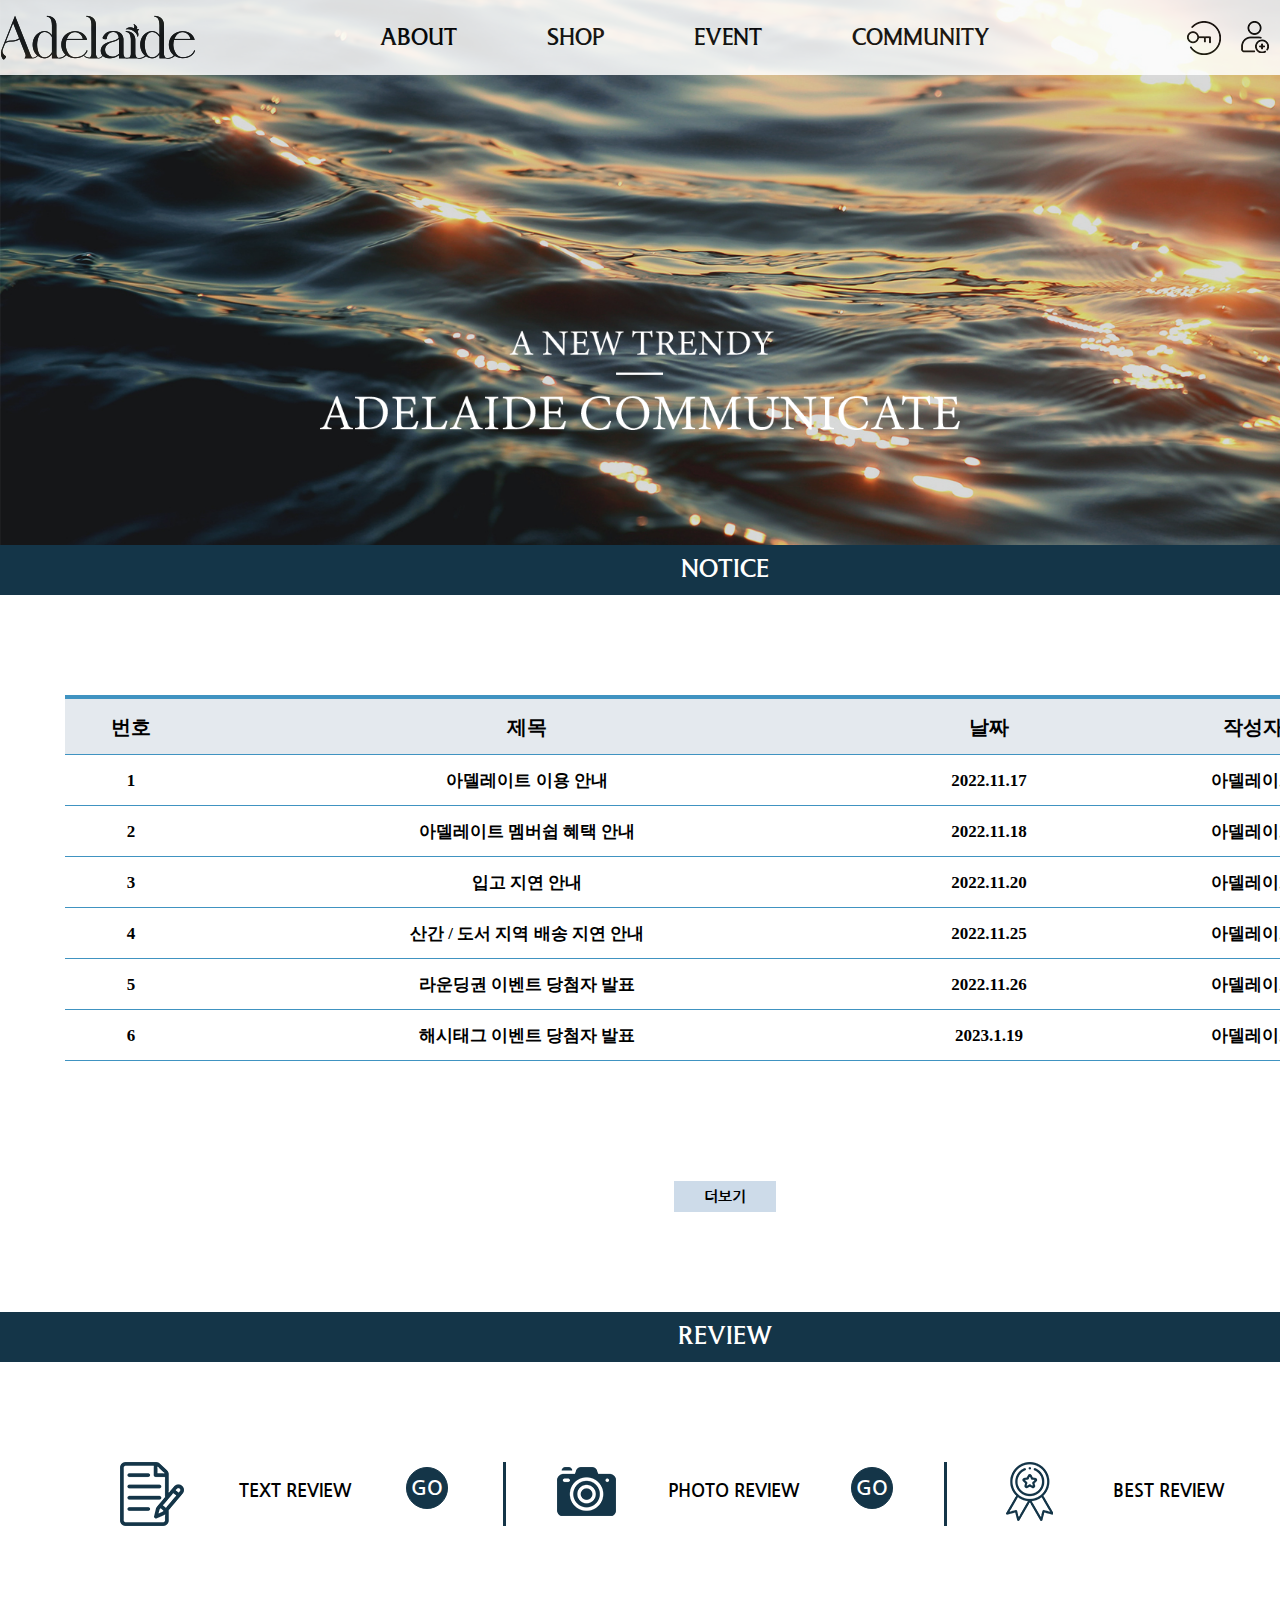
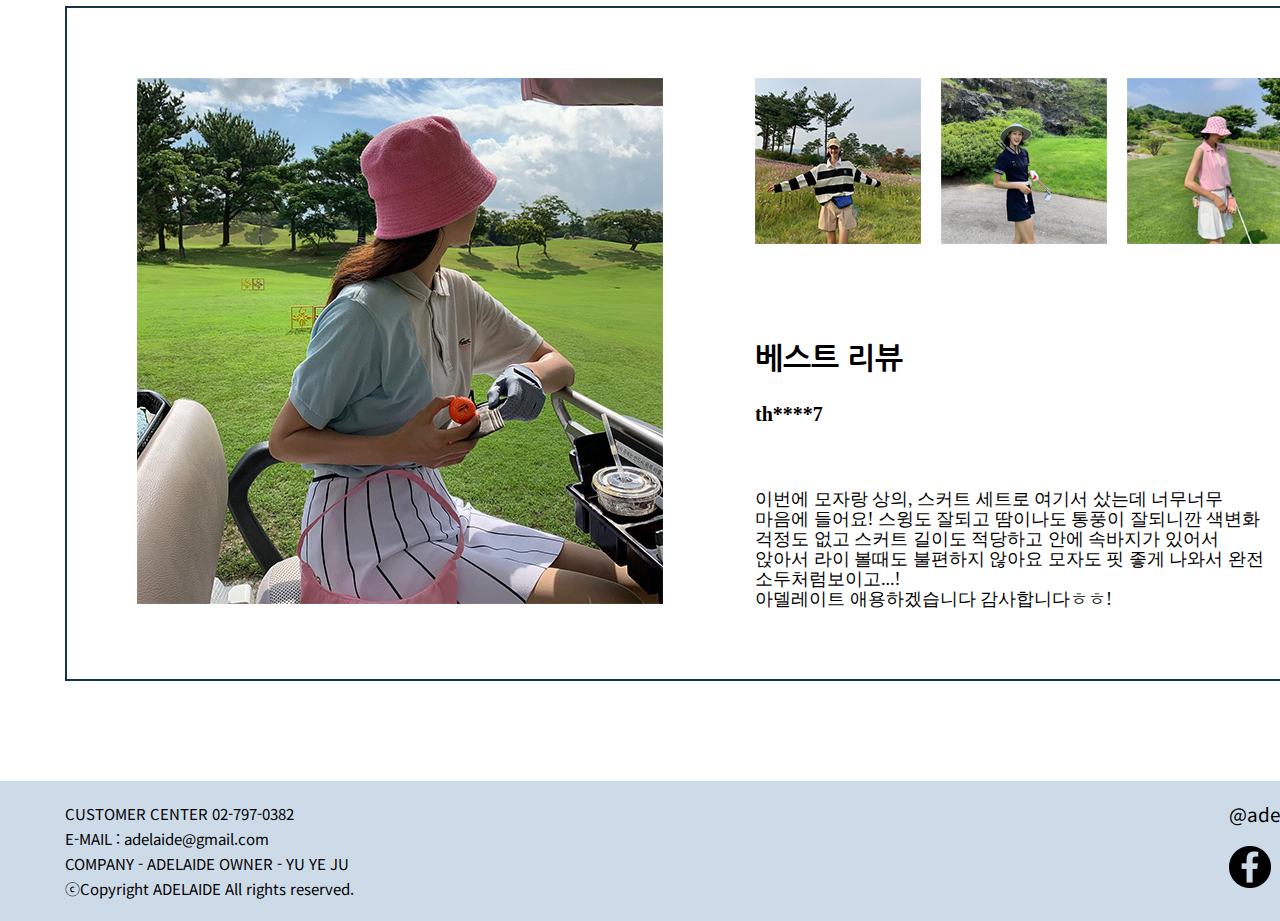
<file: sub4.html>
<!DOCTYPE html>
<html lang="ko">
<head>
    <meta charset="UTF-8">
    <meta http-equiv="X-UA-Compatible" content="IE=edge">
    <meta name="viewport" content="width=1450">
    <title>ADELAIDE</title>

    <link href="https://unpkg.com/aos@2.3.1/dist/aos.css" rel="stylesheet">
  <script src="https://unpkg.com/aos@2.3.1/dist/aos.js"></script>

    <link rel="shortcut icon" href="./images/favicon5.png" type="image/x-icon">

    <link rel="preconnect" href="https://fonts.googleapis.com">
    <link rel="preconnect" href="https://fonts.gstatic.com" crossorigin>
    <link href="https://fonts.googleapis.com/css2?family=Noto+Sans+KR:wght@100;300;400;500;700;900&display=swap"
      rel="stylesheet">
  
      <link rel="preconnect" href="https://fonts.googleapis.com">
      <link rel="preconnect" href="https://fonts.gstatic.com" crossorigin>
      <link href="https://fonts.googleapis.com/css2?family=Nanum+Gothic:wght@400;700;800&display=swap" rel="stylesheet">

    <link rel="stylesheet" href="./css/sub4.css">

</head>

<body>

    <div id="header">

        <div class="header_inner">

            <h1><a href="./index.html"><img src="./images/mainlogo.png" alt="메인로고"></a></h1>

            <ul class="h_text">
                <li><a href="./sub1.html">ABOUT</a></li>
                <li><a href="./sub2.html">SHOP</a></li>
                <li><a href="./sub3.html">EVENT</a></li>
                <li><a href="./sub4.html">COMMUNITY</a></li>
            </ul>

            <ul class="h_icon">
                <li><a href="#"><img src="./images/login.png" alt="로그인"></a></li>
                <li><a href="#"><img src="./images/join.png" alt="회원가입"></a></li>
                <li><a href="#"><img src="./images/shoppingcart.png" alt="장바구니"></a></li>
            </ul>

        </div> <!--header_inner-->

    </div> <!--header-->


    <!--main_banner-->
    <div id="main_banner">

        <h1><img src="./images/community_banner2.jpg" alt="커뮤배너"></h1>

        <div class="banner_text">
            <h1><img src="./images/community_banner3.png" alt="커뮤배너글"
                data-aos="slide-up" data-aos-easing="ease-out-back" ></h1>
        </div>        


    </div> <!--main_banner-->


    <!--notice-->
    <div id="notice">
        <h1>NOTICE</h1>
    </div> <!--notice-->

    <div id="notice_inner">

        <div class="notice_box">

            <p class="number">번호</p>

            <p class="title">제목</p>

            <p class="date">날짜</p>

            <p class="human"> 작성자</p>

        </div> <!--notice_box-->

        <div class="box_small"> 
            <a href="#">

            <p class="number">1</p>
            <p class="title">아델레이트 이용 안내</p>
            <p class="date">2022.11.17</p>
            <p class="human">아델레이트</p>
            </a>
        </div> <!--box_small-->

        <div class="box_small"> 
            <a href="#">

            <p class="number">2</p>
            <p class="title">아델레이트 멤버쉽 혜택 안내</p>
            <p class="date">2022.11.18</p>
            <p class="human">아델레이트</p>
            
            </a>
        </div> <!--box_small-->

        <div class="box_small"> 
            <a href="#">

            <p class="number">3</p>
            <p class="title">입고 지연 안내</p>
            <p class="date">2022.11.20</p>
            <p class="human">아델레이트</p>
            </a>
        </div> <!--box_small-->

        <div class="box_small"> 
            <a href="#">

            <p class="number">4</p>
            <p class="title">산간 / 도서 지역 배송 지연 안내</p>
            <p class="date">2022.11.25</p>
            <p class="human">아델레이트</p>
            </a>
        </div> <!--box_small-->

        <div class="box_small"> 
            <a href="#">

            <p class="number">5</p>
            <p class="title">라운딩권 이벤트 당첨자 발표</p>
            <p class="date">2022.11.26</p>
            <p class="human">아델레이트</p>
            </a>
        </div> <!--box_small-->
       
        <div class="box_small"> 
            <a href="#">

            <p class="number">6</p>
            <p class="title">해시태그 이벤트 당첨자 발표</p>
            <p class="date">2023.1.19</p>
            <p class="human">아델레이트</p>
            </a>
        </div> <!--box_small-->
     
        <p class="more"><a href="#">더보기</a></p>
        

    </div> <!--notice_inner-->


    <!--REVIEW-->
    <div id="review">
        <h1>REVIEW</h1>
    </div> <!--review-->

    <div id="review_inner">

        <div class="review_icon">

            <div class="text">
                <h1><img src="./images/text_review.png" alt="텍스트리뷰"></h1>
                <p> <a href="#">TEXT REVIEW</a></p>
                <h2> <a href="#">GO</a> </h2>
            </div> <!--text-->

            <div class="photo">
                <h1><img src="./images/photo_review.png" alt="포토리뷰"></h1>
                <p><a href="#">PHOTO REVIEW</a></p>
                <h2> <a href="#">GO</a> </h2>
            </div> <!--photo-->

            <div class="best">
                <h1><img src="./images/best_review.png" alt="베스트리뷰"></h1>
                <p><a href="#">BEST REVIEW</a></p>
                <h2> <a href="#">GO</a></h2>
            </div> <!--best-->

        </div> <!--review_icon-->

        <div class="review_box">

            <div class="best_photo">

                <h1><img src="./images/best_review_big.jpg" alt="베스트리뷰 큰거"></h1>

            </div> <!--best_photo-->

            <div class="best_text">

                <ul>
                    <li><img src="./images/best_review1.jpg" alt="베스트 리뷰1"></li>
                    <li><img src="./images/best_review2.jpg" alt="베스트 리뷰2"></li>
                    <li><img src="./images/best_review3.jpg" alt="베스트 리뷰3"></li>
                </ul>

                <h1>베스트 리뷰</h1>

                <h3>th****7</h3>

                <p>
                    이번에 모자랑 상의, 스커트 세트로 여기서 샀는데 너무너무 <br>
                    마음에 들어요! 스윙도 잘되고 땀이나도 통풍이 잘되니깐 색변화 <br>
                    걱정도 없고 스커트 길이도 적당하고 안에 속바지가 있어서 <br>
                    앉아서 라이 볼때도 불편하지 않아요 모자도 핏 좋게 나와서 완전 <br>
                    소두처럼보이고...! <br>
                    아델레이트 애용하겠습니다 감사합니다ㅎㅎ!
                </p>

            </div> <!--best_text-->

        </div> <!--review_box-->

    </div> <!--review_inner-->


    
    <div id="footer">

        <div class="footer_inner">

            <div class="f_text">

                <p>
                    <a href="#">
                        CUSTOMER CENTER 02-797-0382 <br>
                        E-MAIL : adelaide@gmail.com <br>
                        COMPANY - ADELAIDE OWNER - YU YE JU <br>
                        ⓒCopyright ADELAIDE All rights reserved. <br>
                    </a>
                </p>

            </div> <!--f_text-->

            <div class="sns">

                <p>@adelaide</p>

                <p><a href="#"><img src="./images/sns.png" alt="sns"></a></p>

            </div> <!--sns-->



        </div> <!--footer_inner-->

    </div> <!--footer-->


    <!--fix-->
    <div id="fix">
        <a href="#main_banner"><img src="./images/fixed_tree.png" alt="top"></a>
    </div>


    <script src="https://unpkg.com/aos@2.3.1/dist/aos.js"></script>

    <script>
        AOS.init();
    </script>
    
</body>
</html>
</file>
<file: css/main.css>
@charset "utf-8";

@font-face {
    font-family: 'LTMuseum';
    src: url(../font/LTMuseum-Bold.eot);
    src: url(../font/LTMuseum-Bold.eot?#iefix) format('embedded-opentype'),
        url(../font/LTMuseum-Bold.woff) format('woff'),
        url(../font/LTMuseum-Bold.woff2) format('woff2'),
        url(../font/LTMuseum-Bold.otf) format('otf'),
        url(../font/LTMuseum-Bold.svg#LTMuseum-Bold) format('svg'),
        url(../font/LTMuseum-Bold.ttf) format('truetype');
    font-weight: 700;
}

@font-face {
    font-family: 'LTMuseum';
    src: url(../font/LTMuseum-light.eot);
    src: url(../font/LTMuseum-light.eot?#iefix) format('embedded-opentype'),
        url(../font/LTMuseum-light.woff) format('woff'),
        url(../font/LTMuseum-light.woff2) format('woff2'),
        url(../font/LTMuseum-light.otf) format('otf'),
        url(../font/LTMuseum-light.svg#LTMuseum-Bold) format('svg'),
        url(../font/LTMuseum-light.ttf) format('truetype');
    font-weight: 300;
}

@font-face {
    font-family: 'LTMuseum';
    src: url(../font/LTMuseum-Reg.ttf) format('otf'),
        url(../font/LTMuseum-Reg.woff) format('woff'),
        url(../font/LTMuseum-Reg.woff2) format('woff2');
    font-weight: 500;
}

@font-face {
    font-family: 'Edensor-Free';
    src: url(./Edensor-Free.otf) format('otf'),
        url(./Edensor-Free.woff) format('woff'),
        url(./Edensor-Free.woff2) format('woff2');
}

/*font-family: 'Noto Sans KR', sans-serif;*/

/*font-family: 'Nanum Gothic', sans-serif;*/


* {
    margin: 0;
    padding: 0;
}

a {
    text-decoration: none;
    color: inherit;
}

ul {
    list-style: none;
}

img,
video,
iframe {
    vertical-align: middle;
}

body {
    font-size: 15px;
    line-height: 25px;
    color: #000;
    font-family: 'Nanum Gothic', sans-serif;
    min-width: 1450px;
}

/*=======header=======*/
#header {
    background-color: #fff;
    opacity: 85%;
    font-family: 'LTMuseum';
    position: fixed;
    z-index: 10;
    width: 100%;
}

.header_inner {
    width: 1320px;
    margin: 0 auto;
    display: flex;
    justify-content: space-between;
    padding: 15px 0;
    align-items: center;
}

.h_text {
    display: flex;
}

.h_text li {
    font-size: 25px;
    line-height: 25px;
    padding: 0 45px;
}

.h_icon {
    display: flex;

}

.h_icon li {
    padding-left: 15px;
}


.h_icon li:nth-child(2) {
    padding-left: 20px;
}

.h_text li:hover{
    color: rgb(64, 147, 193);
}

.h_icon li:hover{
    opacity: 0.5;
    transition: all 0.5s;
}


/*=======main=======*/
.swiper-pagination span {
    background-color: #fff;
}

.swiper-slide img{
    width: 100%;
}

/*=======man=======*/
#man>h1 {
    text-align: center;
    font-family: 'LTMuseum';
    font-weight: 700;
    font-size: 42px;
    padding-top: 90px;
} 

.man_inner {
    width: 1320px;
    margin: 0 auto;
    display: flex;
    padding: 100px 0;
    justify-content: space-between;
}

.m_inner1 {
    padding-left: 50px;
    position: relative;
}

.opacity1 {
    position: absolute;
    top: 0;
    left: 50px;
    display: none;
}

.m_inner2 {
    padding-right: 50px;
    position: relative;
}

.opacity2 {
    position: absolute;
    top: 0;
    left: 0;
    display: none;
}

.m_text {
    font-family: 'LTMuseum';
    font-weight: 400;
    color: #fff;
    text-align: center;
    font-size: 50px;
    padding-bottom: 30px;
}

.m_inner1:hover {
    transition: all 0.5s;
}

.m_box1>p {
    display: block;
}

.m_inner1:hover>.opacity1 {
    display: block;
    transition: all 0.5s;
}

.m_inner2:hover>.opacity2 {
    display: block;
    transition: all 0.5s;
}

.m_inner1:hover>.m_box1 {
    display: block;
    transition: all 0.5s;
}

.m_inner2:hover>.m_box2 {
    display: block;
    transition: all 0.5s;
}

.m_inner2:hover {
    transition: all 0.5s;
}

.m_atag {
    font-family: 'Noto Sans KR', sans-serif;
    font-weight: 400;
    font-size: 15px;
    text-align: center;
}

.m_box1 {
    position: absolute;
    top: 250px;
    left: 250px;
    display: none;
}

.m_box2 {
    text-align: center;
    position: absolute;
    top: 240px;
    right: 270px;
    display: none;
}

/*=======box 흘러가는 이미지=======*/
@keyframes movement {
    0% {
      background-position: 0px 0px;
    }

    100% {
      background-position: 3567px 0px;
      /*배경이미지 길이만큼 설정합니다!*/
    }
  }

  .box {
    width: 100%;
    height: 50px;
    /*배경이미지 높이로 설정*/
    background: url(../images/main_wave5.jpg) repeat-x left top;
    background-size: auto 50px;
    animation: movement 20s linear infinite;
  }


/*=======best=======*/
#best {
    width: 1320px;
    margin: 0 auto;
    padding-bottom: 150px;
    padding-top: 100px;
}

#best>h1 {
    text-align: center;
    font-family: 'LTMuseum';
    font-weight: 700;
    font-size: 42px;
}

.best_item {
    padding-top: 50px;
    padding-bottom: 100px;
}

.best_item ul {
    display: flex;
    justify-content: space-between;
}

.best_item ul li h4 {
    text-align: center;
    padding-bottom: 15px;
    font-size: 15px;
    font-family: '나눔고딕';
}

.best_item ul li p {
    text-align: center;
    font-size: 15px;
    font-family: 'Nanum Gothic', sans-serif;
}

.showmore P {
    flex-direction: column;
    transform: translateY(50%);
    font-family: 'Noto Sans KR', sans-serif;
    font-size: 22px;
    text-align: center;
}

.showmore p a {
    width: 232px;
    line-height: 46px;
    text-align: center;
    background-color: rgb(205, 219, 233);
    display: inline-block;
    justify-content: center;
}

.showmore>p>a:hover{
    color: #fff;
    background-color: rgb(20, 53, 72);
}

.best_item ul li {
    position: relative;
}

.back1 {
    position: absolute;
    top: 0;
    left: 0;
    opacity: 0;
}

.back2 {
    position: absolute;
    top: 0;
    left: 360px;
    display: none;
}

.back3 {
    position: absolute;
    top: 0;
    right: 350px;
    display: none;
}

.back4 {
    position: absolute;
    top: 0;
    right: 0;
    display: none;
}

.best_item>ul>li>a:hover .back1 {
    opacity: 1;
    transition: all 0.5s;
}

.front2:hover>.back2 {
    display: block;
}

.front3:hover>.back3 {
    display: block;
}

.front4:hover>.back4 {
    display: block;
}


/*=======attach=======*/
#attach {
    height: 400px;
    background-image: url(../images/m_fixed.jpg);
    background-repeat: no-repeat;
    background-attachment: fixed;
    background-size: cover;
    display: flex;
    align-items: center;
    justify-content: center;
}

#attach h1 {
    font-family: 'LTMuseum';
    font-weight: 500;
    color: #fff;
    font-size: 47px;
}


/*=======must=======*/
#must {
    background-image: url(../images/musthaveitem.jpg);
    background-repeat: no-repeat;
    height: 753px;
    background-position: center center;
}

.must_text{
    padding-top: 320px;
    text-align: center;
}

.museum {
    font-family: 'LTMuseum';
    font-weight: 500;
    font-size: 42px;
}

.noto {
    font-family: 'Noto Sans KR', sans-serif;
    font-size: 18px;
    padding-top: 90px;
}

.noto>a:hover{
    color: #fff;
}


/*=======mdpick=======*/
#mdpick {
    background-color: rgb(205, 219, 233);
    overflow: hidden;
}

@keyframes rotate {
    from {
      transform: rotate(0);
    }

    to {
      transform: rotate(360deg);
    }
  }

.star1{
    animation: rotate 5s linear infinite;
}

.box1{
    position: absolute;
    left: -90px;
    top: 170px;
}

.mdpick_inner {
    width: 1320px;
    margin: 0 auto;
    padding-bottom: 150px;
    justify-content: space-between;
    position: relative;
}

.bigmd {
    background-color: #fff;
    padding: 30px 0;
    display: flex;
    padding-left: 70px;
}

.mdpick_inner h4 {
    font-family: 'LTMuseum';
    font-weight: 500;
    font-size: 44px;
    text-align: center;
    line-height: 44px;
    padding: 110px 0;
}

.swiper_out {
    width: 453px;
    padding: 0 73px;
    height: 680px;
}

.md_inner ul {
    display: flex;
    padding: 10px 0;
}

.md_inner {
    padding-left: 100px;
    font-family: 'Nanum Gothic', sans-serif;
}


.md {
    padding-right: 40px;
}

.md:hover {
    transform: scale(1.2, 1.2);
    overflow: hidden;
}

.md_inner ul li img {
    width: 100%;
}

.bold {
    font-weight: 800;
    font-size: 19px;
    padding-bottom: 5px;
}

.nomal {
    font-size: 13px;
}

.big {
    font-size: 18px;
    padding: 10px 0;
}

.more a{
    font-size: 14px;
    background-color: rgb(205, 219, 233);
    display: inline-block;
    padding: 3px 13px;
}

.more a:hover{
    background-color: rgb(20, 53, 72);
    color: #fff;
}

/*=======event=======*/
#event {
    padding-bottom: 140px;
}

.event_inner {
    width: 1320px;
    margin: 0 auto;
    display: flex;
    justify-content: space-between;
    font-family: 'Nanum Gothic', sans-serif;
}

#event h4 {
    font-family: 'LTMuseum';
    font-weight: 500;
    font-size: 44px;
    text-align: center;
    line-height: 44px;
    padding: 110px 0;
}

.more_event a{
    font-size: 14px;
    background-color: rgb(205, 219, 233);
    display: inline-block;
    padding: 1px 15px;
    text-align: center;
}

.event1 {
    text-align: center;
}

.normal1 {
    text-align: center;
    padding-top: 30px;
    padding-bottom: 15px;
    font-size: 18px;
    font-weight: 800;
}

.more_event a:hover{
    background-color: rgb(20, 53, 72);
    color: #fff;
}

.event1 img{
    width: 100%;
}

.event1 img:hover{
    box-shadow: 10px 10px 10px rgba(0, 0, 0, 0.3);
}


/*membership*/
#membership{
    background-image: url(../images/mebership.jpg);
    background-repeat: no-repeat;
    height: 325px;
    position: relative;
    background-position: center center;
}


.membership_inner p a{
    color: #fff;
    border: 1px solid #fff;
    border-radius: 15px;
    font-size: 19px;
    line-height: 19px;
    padding: 5px 20px;
}

.membership_inner {
    position: absolute;
    top: 230px;
    right: 50%;
    transform: translateX(50%);
}

.membership_inner p a {
    display: inline-block;
}

.membership_inner>p>a:hover{
    color: rgb(20, 53, 72);
    border: 1px solid rgb(20, 53, 72);
}

#membership h1 img{
    width: 100%;
}

/*=======INSTA=======*/
#insta h4 {
    font-family: 'LTMuseum';
    font-weight: 500;
    font-size: 44px;
    text-align: center;
    line-height: 44px;
    padding: 110px 0;
}

@keyframes movement {
    0% {
      background-position: 0px 0px;
    }

    100% {
      background-position: 3567px 0px;
      /*배경이미지 길이만큼 설정합니다!*/
    }
  }

  .instagram {
    width: 100%;
    height: 247px;
    /*배경이미지 높이로 설정*/
    background: url(../images/insta_wave4.png) repeat-x left top;
    background-size: auto 247px;
    animation: movement 20s linear infinite;
  }



/*=======footer=======*/
#footer {
    background-color: rgb(205, 219, 233);
    margin-top: 110px;
}

.footer_inner {
    width: 1320px;
    margin: 0 auto;
    display: flex;
    justify-content: space-between;
    padding: 20px 0;
}

.sns p:nth-child(1) {
    padding-bottom: 20px;
}

.f_text {
    font-family: 'Noto Sans KR', sans-serif;
    font-size: 15px;
}

.sns {
    font-family: 'Noto Sans KR', sans-serif;
    font-size: 19px;
}


/*=======fix=======*/
#fix {
    position: fixed;
    bottom: 100px;
    right: 50%;
    transform: translateX(800px);
}
</file>
<file: css/sub1.css>
@charset "utf-8";

@font-face {
    font-family: 'LTMuseum';
    src: url(../font/LTMuseum-Bold.eot);
    src: url(../font/LTMuseum-Bold.eot?#iefix) format('embedded-opentype'),
        url(../font/LTMuseum-Bold.woff) format('woff'),
        url(../font/LTMuseum-Bold.woff2) format('woff2'),
        url(../font/LTMuseum-Bold.otf) format('otf'),
        url(../font/LTMuseum-Bold.svg#LTMuseum-Bold) format('svg'),
        url(../font/LTMuseum-Bold.ttf) format('truetype');
    font-weight: 700;
}

@font-face {
    font-family: 'LTMuseum';
    src: url(../font/LTMuseum-light.eot);
    src: url(../font/LTMuseum-light.eot?#iefix) format('embedded-opentype'),
        url(../font/LTMuseum-light.woff) format('woff'),
        url(../font/LTMuseum-light.woff2) format('woff2'),
        url(../font/LTMuseum-light.otf) format('otf'),
        url(../font/LTMuseum-light.svg#LTMuseum-Bold) format('svg'),
        url(../font/LTMuseum-light.ttf) format('truetype');
    font-weight: 300;
}

@font-face {
    font-family: 'LTMuseum';
    src: url(../font/LTMuseum-Reg.ttf) format('otf'),
        url(../font/LTMuseum-Reg.woff) format('woff'),
        url(../font/LTMuseum-Reg.woff2) format('woff2');
    font-weight: 500;
}

@font-face {
    font-family: 'Edensor-Free';
    src: url(./Edensor-Free.otf) format('otf'),
        url(./Edensor-Free.woff) format('woff'),
        url(./Edensor-Free.woff2) format('woff2');
}

/*font-family: 'Noto Sans KR', sans-serif;*/


* {
    margin: 0;
    padding: 0;
}

a {
    text-decoration: none;
    color: inherit;
}

ul {
    list-style: none;
}

img,
video,
iframe {
    vertical-align: middle;
}

body {
    font-size: 15px;
    line-height: 25px;
    color: #000;
    font-family: 'Nanum Gothic', sans-serif;
    min-width: 1450px;
}

/*=======header=======*/
#header {
    background-color: #fff;
    opacity: 85%;
    font-family: 'LTMuseum';
    position: fixed;
    z-index: 10;
    width: 100%;
}

.header_inner {
    width: 1320px;
    margin: 0 auto;
    display: flex;
    justify-content: space-between;
    padding: 15px 0;
    align-items: center;
}

.h_text {
    display: flex;
}

.h_text li {
    font-size: 25px;
    line-height: 25px;
    padding: 0 45px;

}

.h_icon {
    display: flex;

}

.h_icon li {
    padding-left: 15px;
}


.h_icon li:nth-child(2) {
    padding-left: 20px;
}

.h_text li:hover{
    color: rgb(64, 147, 193);
}

.h_icon li:hover{
    opacity: 0.5;
    transition: all 0.5s;
}


/*=======aboutus=======*/
#aboutus{
    overflow: hidden;
}

.aboutus_inner {
    margin: 0 auto;
    width: 1320px;
    display: flex;
    padding-top: 270px;
    padding-bottom: 105px;
    justify-content: space-between;
}

.aboutus_text {
    padding-left: 20px;
}

.aboutus_text h3 {
    font-family: 'LTMuseum';
    font-weight: 400;
    font-size: 28px;
    line-height: 28px;
    padding-bottom: 140px;
    padding-top: 200px;
}

.aboutus_text h1 {
    font-family: 'LTMuseum';
    font-weight: 400;
    font-size: 40px;
    line-height: 40px;
    padding-bottom: 50px;
}

.aboutus_text p {
    font-family: 'Nanum Gothic', sans-serif;
    font-size: 14px;
}

.aboutus_img {
    padding-right: 50px;
}

.aboutus_img h1 img{
    width: 100%;
}

@keyframes rotate {
    from {
      transform: rotate(0);
    }

    to {
      transform: rotate(360deg);
    }
  }

  .star1 {
    animation: rotate 5s linear infinite;
  }

.aboutus_img{
    position: relative;
}

.box1{
    position: absolute;
    top: -80px;
    left: -80px;
    z-index: 10;
}

/*=======brand story=======*/
.story_inner {
    width: 1320px;
    margin: 0 auto;
}

.story_inner h1 {
    font-family: 'LTMuseum';
    font-weight: 400;
    font-size: 40px;
    line-height: 40px;
    padding-top: 150px;
}

.story_inner p {
    font-family: 'Nanum Gothic', sans-serif;
    font-size: 20px;
    line-height: 25px;
    font-weight: bold;
    padding-top: 50px;
    padding-bottom: 200px;
}

.story_inner h1,
.story_inner p {
    text-align: center;
}

#brandstory {
    background-image: url(../images/about_back.png);
    background-repeat: no-repeat;
    background-position: 0 500px;
    height: 2200px;
}


.function {
    padding-left: 95px;
    position: relative;
}

.story_text1 {
    position: absolute;
    right: 300px;
    top: 100px;
}

.story_text1 h3 {
    font-family: 'LTMuseum';
    font-weight: 400;
    font-size: 28px;
    line-height: 28px;
}

.story_text1 p {
    font-family: 'Nanum Gothic', sans-serif;
    font-size: 15px;
    line-height: 20px;
    font-weight: 400;
    text-align: left;
    padding-top: 20px;
}



/*.trendy h2{
    text-align: right;
    padding-right: 95px;
}
*/

.trendy {
    position: relative;
}

.trendy h2 {
    position: absolute;
    right: 95px;
    top: -100px;
}

.story_text2 h3 {
    font-family: 'LTMuseum';
    font-weight: 400;
    font-size: 28px;
    line-height: 28px;
}

.story_text2 p {
    font-family: 'Nanum Gothic', sans-serif;
    font-size: 15px;
    line-height: 20px;
    font-weight: 400;
    padding-top: 20px;
    text-align: right;
}

.story_text2 {
    position: absolute;
    top: 300px;
    left: 300px;
    text-align: right;
}


/*=======fabric=======*/
#fabric {
    padding-bottom: 190px;
}

#fabric h1 {
    font-family: 'LTMuseum';
    font-weight: 400;
    font-size: 40px;
    line-height: 40px;
    padding-top: 100px;
    text-align: center;
    padding-bottom: 100px;
}

.fabric_intro {
    display: flex;
    width: 1320px;
    margin: 0 auto;
    justify-content: space-between;
}

.water {
    text-align: center;
}

.water p img {
    width: 543px;
    text-align: center;
}

.water h3 {
    padding-bottom: 90px;
    font-family: 'Nanum Gothic', sans-serif;
    font-size: 23px;
    line-height: 23px;
    font-weight: bold;
}

.water h4 {
    font-family: 'Nanum Gothic', sans-serif;
    font-size: 21px;
    line-height: 21px;
    padding: 70px 0;
    font-weight: normal;
}

.water p {
    font-family: 'Nanum Gothic', sans-serif;
    font-size: 16px;
    line-height: 25px;
    font-weight: 200;
}

.dry {
    text-align: center;
}

.dry p img {
    width: 543px;
    text-align: center;
}

.dry h3 {
    padding-bottom: 90px;
    font-family: 'Nanum Gothic', sans-serif;
    font-size: 23px;
    line-height: 23px;
    font-weight: bold;
    padding-bottom: 112px;
}

.dry h4 {
    font-family: 'Nanum Gothic', sans-serif;
    font-size: 21px;
    line-height: 21px;
    padding: 70px 0;
    font-weight: normal;
}

.dry p {
    font-family: 'Nanum Gothic', sans-serif;
    font-size: 16px;
    line-height: 25px;
    font-weight: 200;
}



/*=======logo=======*/
.logo_inner {
    width: 1320px;
    margin: 0 auto;
}

.logo_inner h1 {
    font-family: 'LTMuseum';
    font-weight: 400;
    font-size: 40px;
    line-height: 40px;
    text-align: center;
    padding-bottom: 60px;
}

.logo_inner p {
    font-family: 'Nanum Gothic', sans-serif;
    font-size: 18px;
    line-height: 25px;
    text-align: center;
    padding-bottom: 200px;
}

.logo_intro {
    display: flex;
    justify-content: space-between;
    position: relative;
}

.main p {
    font-family: 'LTMuseum';
    font-weight: 400;
    font-size: 29px;
    line-height: 29px;
    padding-left: 100px;
}

.main img {
    position: absolute;
    top: 100px;
    left: 200px;
}

.sub p {
    font-family: 'LTMuseum';
    font-weight: 400;
    font-size: 29px;
    line-height: 29px;
    position: absolute;
    top: 0;
    right: 560px;
}

.sub img {
    position: absolute;
    top: 30px;
    right: 200px;
}


/*=======color=======*/
.color_inner {
    width: 1320px;
    margin: 0 auto;
    padding-bottom: 170px;
}

.color_inner h1 {
    font-family: 'LTMuseum';
    font-weight: 400;
    font-size: 40px;
    line-height: 40px;
    text-align: center;
    padding-bottom: 40px;
    padding-top: 150px;
}

.color_inner p {
    font-family: 'Nanum Gothic', sans-serif;
    font-size: 18px;
    line-height: 25px;
    text-align: center;
    padding-bottom: 70px;
}

.color_bar {
    display: flex;
}

.blue_bar1 {
    background-color: rgb(20, 53, 72);
    width: 330px;
    height: 80px;
}

.blue_bar1 p {
    padding-top: 30px;
    color: #fff;
    font-family: 'Nanum Gothic', sans-serif;
    font-size: 18px;
    line-height: 18px;
}

.blue_bar2 {
    background-color: rgb(64, 147, 193);
    width: 330px;
    height: 80px;
}

.blue_bar2 p {
    padding-top: 30px;
    color: #fff;
    font-family: 'Nanum Gothic', sans-serif;
    font-size: 18px;
    line-height: 18px;
}

.blue_bar3 {
    background-color: rgb(188, 210, 233);
    width: 330px;
    height: 80px;
}

.blue_bar3 p {
    padding-top: 30px;
    font-family: 'Nanum Gothic', sans-serif;
    font-size: 18px;
    line-height: 18px;
}


.blue_bar4 {
    background-color: rgb(228, 233, 238);
    width: 330px;
    height: 80px;
}

.blue_bar4 p {
    padding-top: 30px;
    font-family: 'Nanum Gothic', sans-serif;
    font-size: 18px;
    line-height: 18px;
}


/*=======footer=======*/
#footer {
    background-color: rgb(205, 219, 233);
}

.footer_inner {
    width: 1320px;
    margin: 0 auto;
    display: flex;
    justify-content: space-between;
    padding: 20px 0;
}

.sns p:nth-child(1) {
    padding-bottom: 20px;
}

.f_text {
    font-family: 'Noto Sans KR', sans-serif;
    font-size: 15px;
}

.sns {
    font-family: 'Noto Sans KR', sans-serif;
    font-size: 19px;
}


/*=======fix=======*/
#fix {
    position: fixed;
    bottom: 100px;
    right: 50%;
    transform: translateX(800px);
}
</file>
<file: css/sub3.css>
@charset "utf-8";

@font-face {
    font-family: 'LTMuseum';
    src: url(../font/LTMuseum-Bold.eot);
    src: url(../font/LTMuseum-Bold.eot?#iefix) format('embedded-opentype'),
        url(../font/LTMuseum-Bold.woff) format('woff'),
        url(../font/LTMuseum-Bold.woff2) format('woff2'),
        url(../font/LTMuseum-Bold.otf) format('otf'),
        url(../font/LTMuseum-Bold.svg#LTMuseum-Bold) format('svg'),
        url(../font/LTMuseum-Bold.ttf) format('truetype');
    font-weight: 700;
}

@font-face {
    font-family: 'LTMuseum';
    src: url(../font/LTMuseum-light.eot);
    src: url(../font/LTMuseum-light.eot?#iefix) format('embedded-opentype'),
        url(../font/LTMuseum-light.woff) format('woff'),
        url(../font/LTMuseum-light.woff2) format('woff2'),
        url(../font/LTMuseum-light.otf) format('otf'),
        url(../font/LTMuseum-light.svg#LTMuseum-Bold) format('svg'),
        url(../font/LTMuseum-light.ttf) format('truetype');
    font-weight: 300;
}

@font-face {
    font-family: 'LTMuseum';
    src: url(../font/LTMuseum-Reg.ttf) format('otf'),
        url(../font/LTMuseum-Reg.woff) format('woff'),
        url(../font/LTMuseum-Reg.woff2) format('woff2');
    font-weight: 500;
}

@font-face {
    font-family: 'Edensor-Free';
    src: url(./Edensor-Free.otf) format('otf'),
        url(./Edensor-Free.woff) format('woff'),
        url(./Edensor-Free.woff2) format('woff2');
}

/*font-family: 'Noto Sans KR', sans-serif;*/


* {
    margin: 0;
    padding: 0;
}

a {
    text-decoration: none;
    color: inherit;
}

ul {
    list-style: none;
}

img,
video,
iframe {
    vertical-align: middle;
}

body {
    font-size: 15px;
    line-height: 25px;
    color: #000;
    font-family: 'Nanum Gothic', sans-serif;
    min-width: 1450px;
}

/*=======header=======*/
#header {
    background-color: #fff;
    opacity: 85%;
    font-family: 'LTMuseum';
    position: fixed;
    z-index: 10;
    width: 100%;
}

.header_inner {
    width: 1320px;
    margin: 0 auto;
    display: flex;
    justify-content: space-between;
    padding: 15px 0;
    align-items: center;
}

.h_text {
    display: flex;
}

.h_text li {
    font-size: 25px;
    line-height: 25px;
    padding: 0 45px;

}

.h_icon {
    display: flex;

}

.h_icon li {
    padding-left: 15px;
}


.h_icon li:nth-child(2) {
    padding-left: 20px;
}

.h_text li:hover {
    color: rgb(64, 147, 193);
}

.h_icon li:hover {
    opacity: 0.5;
    transition: all 0.5s;
}


/*=======main_banner=======*/
#main_banner h1 img{
    width: 100%;
}

#main_banner h1{
    position: relative;
}

.banner_text{
    position: absolute;
    top: 330px;
    right: 50%;
    transform: translateX(50%);
}


/*=======event=======*/
#event1{
    overflow: hidden;
}

.event1_inner{
    margin: 0 auto;
    width: 1320px;
}

.event1_inner ul{
    display: flex;
    justify-content: space-between;
    padding: 100px 0;
}

.event1_inner ul li{
    text-align: center;
    padding: 20px 0;
}

.event1_inner ul li h4 {
    padding-top: 30px;
    font-family: 'Nanum Gothic', sans-serif;
    font-size: 20px;
    line-height: 20px;
    font-weight: bold;
}

.date{
    font-family: 'Nanum Gothic', sans-serif;
    font-size: 15px;
    padding: 10px;
    padding-bottom: 20px;
}

.more a{
    font-family: 'Nanum Gothic', sans-serif;
    font-size: 15px;
    background-color: rgb(205, 219, 233);
    display: inline-block;
    padding: 3px 20px;
}

.event1_inner ul li h1:hover{
    transform: scale(1.1, 1.1);
    overflow: hidden;
}

.more a:hover{
    background-color: rgb(20, 53, 72);
    color: #fff;
}

@keyframes rotate {
    from {
      transform: rotate(0);
    }

    to {
      transform: rotate(360deg);
    }
  }

  .star1 {
    animation: rotate 5s linear infinite;
  }

.event1_inner{
    position: relative;
}

.box1{
    position: absolute;
    top: 50px;
    right: -70px;
}

@keyframes movement {
    0% {
      background-position: 0px 0px;
    }

    100% {
      background-position: 3567px 0px;
      /*배경이미지 길이만큼 설정합니다!*/
    }
  }

  .box {
    width: 100%;
    height: 67px;
    /*배경이미지 높이로 설정*/
    background: url(../images/event_wave.jpg) repeat-x left top;
    background-size: auto 67px;
    animation: movement 20s linear infinite;
    margin-top: 50px;
  }


.event1_inner ul li h1 a img{
    width: 100%;
}

/*=======footer=======*/
#footer {
    background-color: rgb(205, 219, 233);
}

.footer_inner {
    width: 1320px;
    margin: 0 auto;
    display: flex;
    justify-content: space-between;
    padding: 20px 0;
}

.sns p:nth-child(1) {
    padding-bottom: 20px;
}

.f_text {
    font-family: 'Noto Sans KR', sans-serif;
    font-size: 15px;
}

.sns {
    font-family: 'Noto Sans KR', sans-serif;
    font-size: 19px;
}


/*=======fix=======*/
#fix {
    position: fixed;
    bottom: 100px;
    right: 50%;
    transform: translateX(800px);
}
</file>
<file: css/sub4.css>
@charset "utf-8";

@font-face {
    font-family: 'LTMuseum';
    src: url(../font/LTMuseum-Bold.eot);
    src: url(../font/LTMuseum-Bold.eot?#iefix) format('embedded-opentype'),
        url(../font/LTMuseum-Bold.woff) format('woff'),
        url(../font/LTMuseum-Bold.woff2) format('woff2'),
        url(../font/LTMuseum-Bold.otf) format('otf'),
        url(../font/LTMuseum-Bold.svg#LTMuseum-Bold) format('svg'),
        url(../font/LTMuseum-Bold.ttf) format('truetype');
    font-weight: 700;
}

@font-face {
    font-family: 'LTMuseum';
    src: url(../font/LTMuseum-light.eot);
    src: url(../font/LTMuseum-light.eot?#iefix) format('embedded-opentype'),
        url(../font/LTMuseum-light.woff) format('woff'),
        url(../font/LTMuseum-light.woff2) format('woff2'),
        url(../font/LTMuseum-light.otf) format('otf'),
        url(../font/LTMuseum-light.svg#LTMuseum-Bold) format('svg'),
        url(../font/LTMuseum-light.ttf) format('truetype');
    font-weight: 300;
}

@font-face {
    font-family: 'LTMuseum';
    src: url(../font/LTMuseum-Reg.ttf) format('otf'),
        url(../font/LTMuseum-Reg.woff) format('woff'),
        url(../font/LTMuseum-Reg.woff2) format('woff2');
    font-weight: 500;
}

@font-face {
    font-family: 'Edensor-Free';
    src: url(./Edensor-Free.otf) format('otf'),
        url(./Edensor-Free.woff) format('woff'),
        url(./Edensor-Free.woff2) format('woff2');
}

/*font-family: 'Noto Sans KR', sans-serif;*/

/*
font-family: 'NanumSquareLight';
font-family: 'NanumSquare';
font-family: 'NanumSquareBold';
font-family: 'NanumSquareExtraBold';
font-family: 'NanumSquareAcb';
font-family: 'NanumSquareAceb';
font-family: 'NanumSquareAcl';
font-family: 'NanumSquareAcr';
*/


* {
    margin: 0;
    padding: 0;
}

a {
    text-decoration: none;
    color: inherit;
}

ul {
    list-style: none;
}

img,
video,
iframe {
    vertical-align: middle;
}

body {
    font-size: 15px;
    line-height: 25px;
    color: #000;
    font-family: 'Nanum Gothic', sans-serif;
    min-width: 1450px;
}

/*=======header=======*/
#header {
    background-color: #fff;
    opacity: 85%;
    font-family: 'LTMuseum';
    position: fixed;
    z-index: 10;
    width: 100%;
}

.header_inner {
    width: 1320px;
    margin: 0 auto;
    display: flex;
    justify-content: space-between;
    padding: 15px 0;
    align-items: center;
}

.h_text {
    display: flex;
}

.h_text li {
    font-size: 25px;
    line-height: 25px;
    padding: 0 45px;

}

.h_icon {
    display: flex;

}

.h_icon li {
    padding-left: 15px;
}


.h_icon li:nth-child(2) {
    padding-left: 20px;
}

.h_text li:hover {
    color: rgb(64, 147, 193);
}

.h_icon li:hover {
    opacity: 0.5;
    transition: all 0.5s;
}



/*=======main_banner=======*/
#main_banner h1 img {
    width: 100%;
}

#main_banner h1{
    position: relative;
}

.banner_text{
    position: absolute;
    top: 330px;
    right: 50%;
    transform: translateX(50%);
}




/*=======notice=======*/
#notice {
    background-color: rgb(20, 53, 72);
    height: 50px;
    margin: 0 auto;
    margin-bottom: 100px;
}

#notice h1 {
    text-align: center;
    color: #fff;
    font-family: 'LTMuseum';
    font-weight: 500;
    font-size: 28px;
    line-height: 28px;
    padding-top: 10px;
}

#notice_inner {
    width: 1320px;
    margin: 0 auto;
    padding-bottom: 100px;
}

.notice_box {
    height: 55px;
    background-color: rgb(228, 233, 238);
    display: flex;
    justify-content: space-between;
    border-top: 4px solid rgb(64, 147, 193);
    border-bottom: 1px solid rgb(64, 147, 193);
    align-items: center;
    font-family: 'NanumSquareBold';
    font-size: 20px;
    line-height: 20px;
    font-weight: bold;
}

.box_small a {
    display: flex;
    height: 50px;
    border-bottom: 1px solid rgb(64, 147, 193);
    align-items: center;
    font-family: 'NanumSquareBold';
    font-size: 17px;
    line-height: 17px;
    font-weight: bold;
}

.number {
    text-align: center;
    width: 10%;
    align-items: center;
}

.title {
    text-align: center;
    width: 50%;
    align-items: center;
}

.date {
    text-align: center;
    width: 20%;
    align-items: center;
}

.human {
    text-align: center;
    width: 20%;
    align-items: center;
}

.box_small :hover {
    background-color: rgb(228, 233, 238);
}

.more{
    margin: auto;
    text-align: center;
    margin-top: 50px;
}

.more a {
    font-size: 15px;
    background-color: rgb(205, 219, 233);
    display: inline-block;
    padding: 3px 30px;
    margin-top: 70px;
    font-family: 'Nanum Gothic', sans-serif;
    font-weight: bold;
}

.more a:hover {
    background-color: rgb(20, 53, 72);
    color: #fff;
}

/*review*/
#review {
    background-color: rgb(20, 53, 72);
    height: 50px;
    margin: 0 auto;
    margin-bottom: 100px;
}

#review h1 {
    text-align: center;
    color: #fff;
    font-family: 'LTMuseum';
    font-weight: 500;
    font-size: 28px;
    line-height: 28px;
    padding-top: 10px;
}

#review_inner {
    margin: 0 auto;
    width: 1320px;
    margin-bottom: 100px;
}


.review_icon {
    display: flex;
    padding-bottom: 80px;
}

.photo {
    display: flex;
    border-left: 3px solid rgb(20, 53, 72);
    border-right: 3px solid rgb(20, 53, 72);
    width: 33.33%;
    justify-content: space-evenly;
}

.photo h1 {
    padding-top: 5px;
}

.photo p {
    font-family: 'Nanum Gothic', sans-serif;
    font-size: 18px;
    line-height: 18px;
    font-weight: bold;
    padding-top: 20px;
}

.photo h2 a {
    font-family: 'Nanum Gothic', sans-serif;
    font-size: 20px;
    font-weight: bold;
    border: 1px solid rgb(20, 53, 72);
    border-radius: 50%;
    background-color: rgb(20, 53, 72);
    color: #fff;
    height: 40px;
    width: 40px;
    margin-top: 5px;
    line-height: 40px;
    text-align: center;
    display: inline-block;
}

.text {
    width: 33.33%;
    display: flex;
    justify-content: space-evenly;
}


.text p {
    font-family: 'Nanum Gothic', sans-serif;
    font-size: 18px;
    line-height: 18px;
    font-weight: bold;
    padding-top: 20px;
}

.text h2 a {
    font-family: 'Nanum Gothic', sans-serif;
    font-size: 20px;
    font-weight: bold;
    border: 1px solid rgb(20, 53, 72);
    border-radius: 50%;
    background-color: rgb(20, 53, 72);
    color: #fff;
    text-align: center;
    height: 40px;
    width: 40px;
    margin-top: 5px;
    line-height: 40px;
    display: inline-block;
}

.best {
    display: flex;
    width: 33.33%;
    justify-content: space-evenly;
}

.best p {
    font-family: 'Nanum Gothic', sans-serif;
    font-size: 18px;
    line-height: 18px;
    font-weight: bold;
    padding-top: 20px;
}

.best h2 a {
    font-family: 'Nanum Gothic', sans-serif;
    font-size: 20px;
    line-height: 40px;
    font-weight: bold;
    border: 1px solid rgb(20, 53, 72);
    background-color: rgb(20, 53, 72);
    border-radius: 50%;
    color: #fff;
    text-align: center;
    height: 40px;
    width: 40px;
    margin-top: 5px;
    display: inline-block;
}

.text h2 a:hover {
    border: 1px solid rgb(188, 210, 233);
    background-color: rgb(188, 210, 233);
}

.best h2 a:hover {
    border: 1px solid rgb(188, 210, 233);
    background-color: rgb(188, 210, 233);
}

.photo h2 a:hover {
    border: 1px solid rgb(188, 210, 233);
    background-color: rgb(188, 210, 233);
}

.review_box {
    display: flex;
    justify-content: space-between;
    padding: 70px;
    border: 2px solid rgb(20, 53, 72);
}

.best_photo h1 img {
    width: 100%;
}

.best_text ul {
    display: flex;
}

.best_text ul li {
    padding-right: 20px;
}

.best_text h1 {
    padding-top: 100px;
    font-family: 'Nanum Gothic', sans-serif;
    font-size: 30px;
    line-height: 30px;
    font-weight: bolder;
}

.best_text h3 {
    padding-top: 30px;
    padding-bottom: 35px;
    font-family: 'NanumSquareBold';
    font-size: 20px;
    line-height: 20px;
}

.best_text p {
    padding-top: 30px;
    font-family: 'NanumSquare';
    font-size: 18px;
    line-height: 20px;
    font-weight: normal;
}

.best_photo h1 img {
    width: 100%;
}

.best_text ul li img {
    width: 100%;
}



/*=======footer=======*/
#footer {
    background-color: rgb(205, 219, 233);
}

.footer_inner {
    width: 1320px;
    margin: 0 auto;
    display: flex;
    justify-content: space-between;
    padding: 20px 0;
}

.sns p:nth-child(1) {
    padding-bottom: 20px;
}

.f_text {
    font-family: 'Noto Sans KR', sans-serif;
    font-size: 15px;
}

.sns {
    font-family: 'Noto Sans KR', sans-serif;
    font-size: 19px;
}


/*=======fix=======*/
#fix {
    position: fixed;
    bottom: 100px;
    right: 50%;
    transform: translateX(800px);
}
</file>
